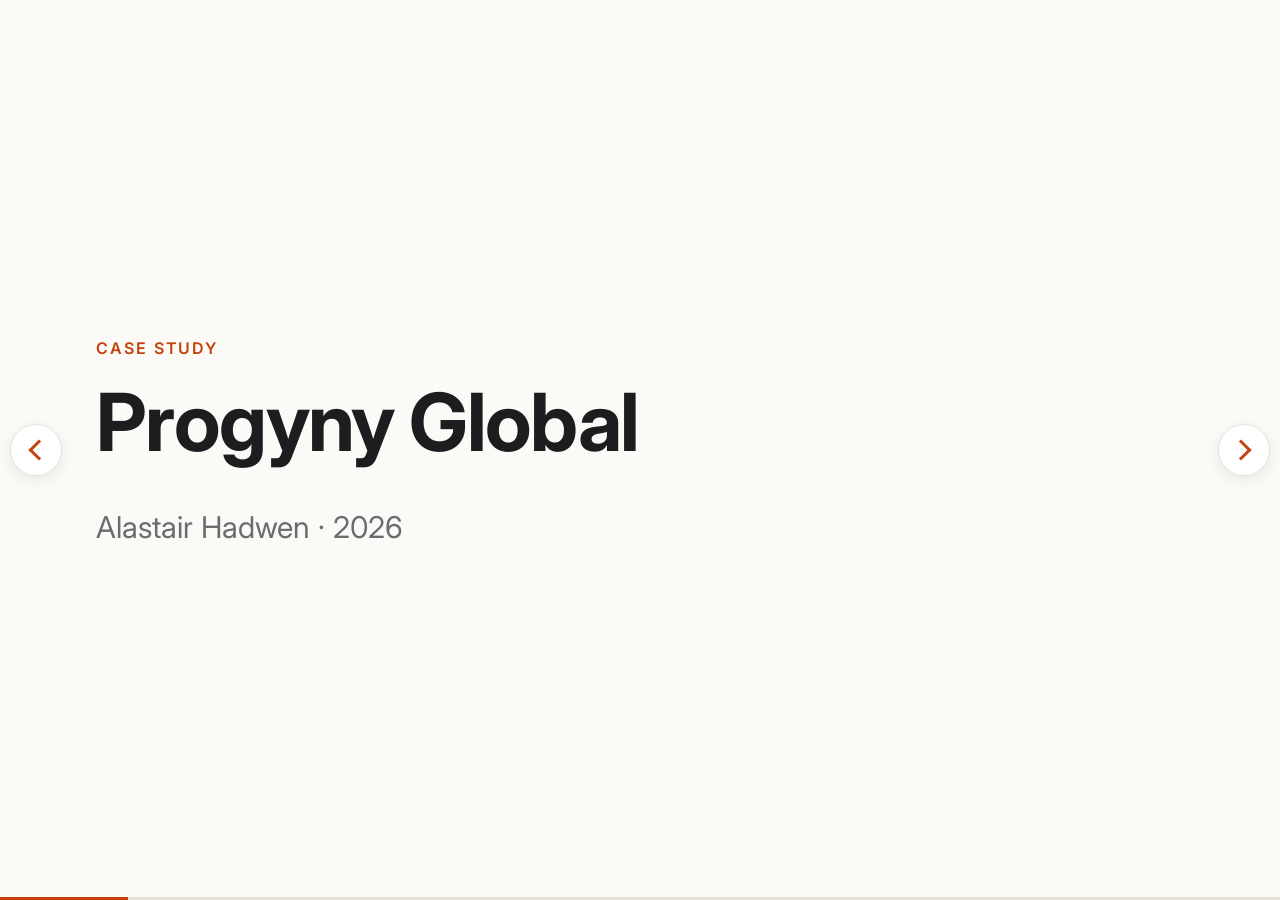
<file: index.html>
<!doctype html>
<html lang="en">
<head>
  <meta charset="utf-8">
  <meta name="viewport" content="width=device-width, initial-scale=1">
  <title>Progyny Global Case Study</title>
  <link rel="preconnect" href="https://fonts.googleapis.com">
  <link rel="stylesheet" href="https://fonts.googleapis.com/css2?family=Inter:wght@400;500;600;700&display=swap">
  <link rel="stylesheet" href="src/styles.css">
</head>
<body>
  <main id="app"></main>
  <script type="module" src="src/app.js"></script>
</body>
</html>
</file>
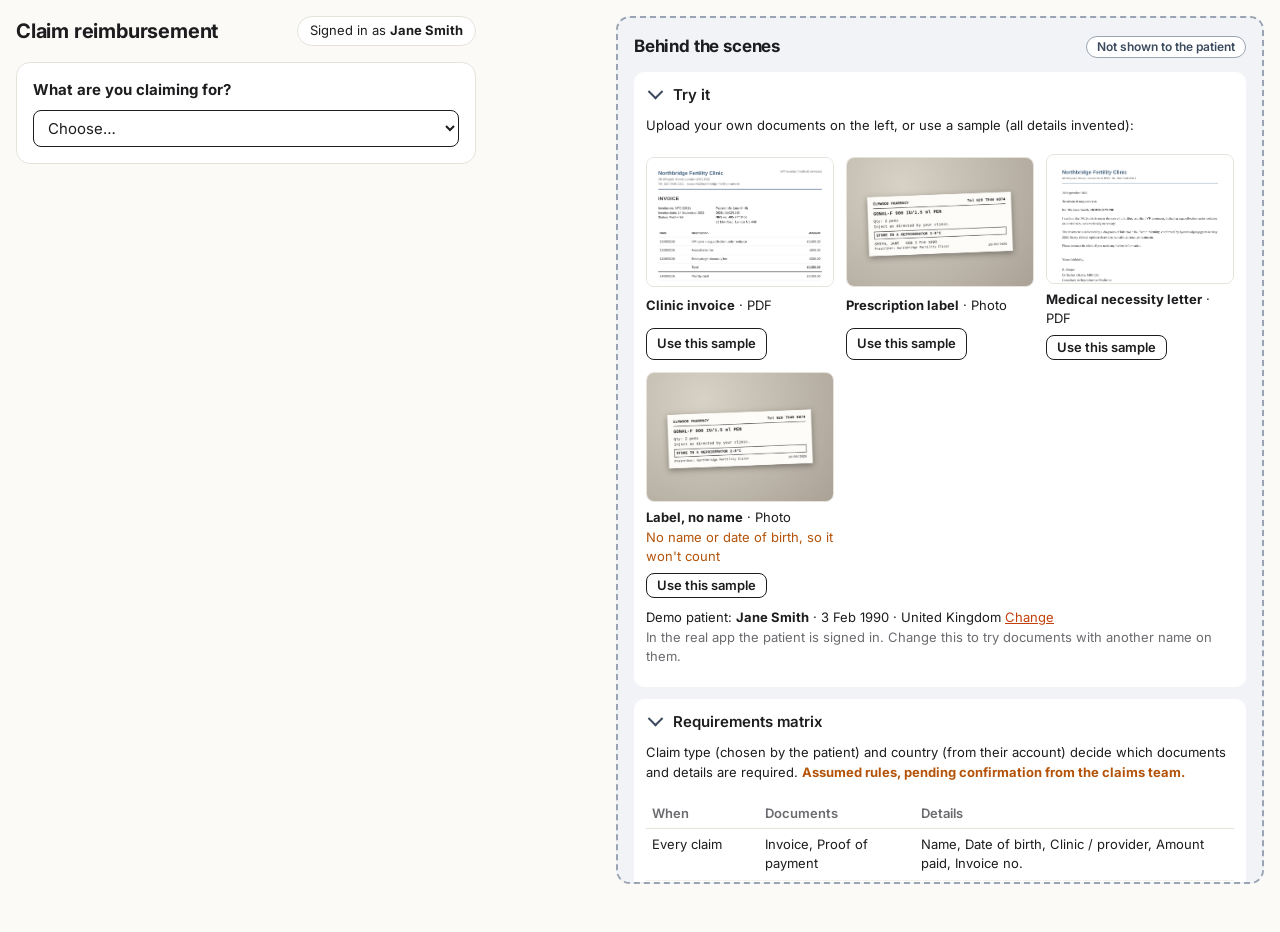
<file: prototype/index.html>
<!doctype html>
<html lang="en">
<head>
  <meta charset="utf-8">
  <meta name="viewport" content="width=device-width, initial-scale=1">
  <title>Claim Upload Prototype</title>
  <link rel="preconnect" href="https://fonts.googleapis.com">
  <link rel="stylesheet" href="https://fonts.googleapis.com/css2?family=Inter:wght@400;500;600;700&display=swap">
  <link rel="stylesheet" href="styles.css">
</head>
<body>
  <div id="app"></div>
  <script type="module" src="app.js"></script>
</body>
</html>
</file>
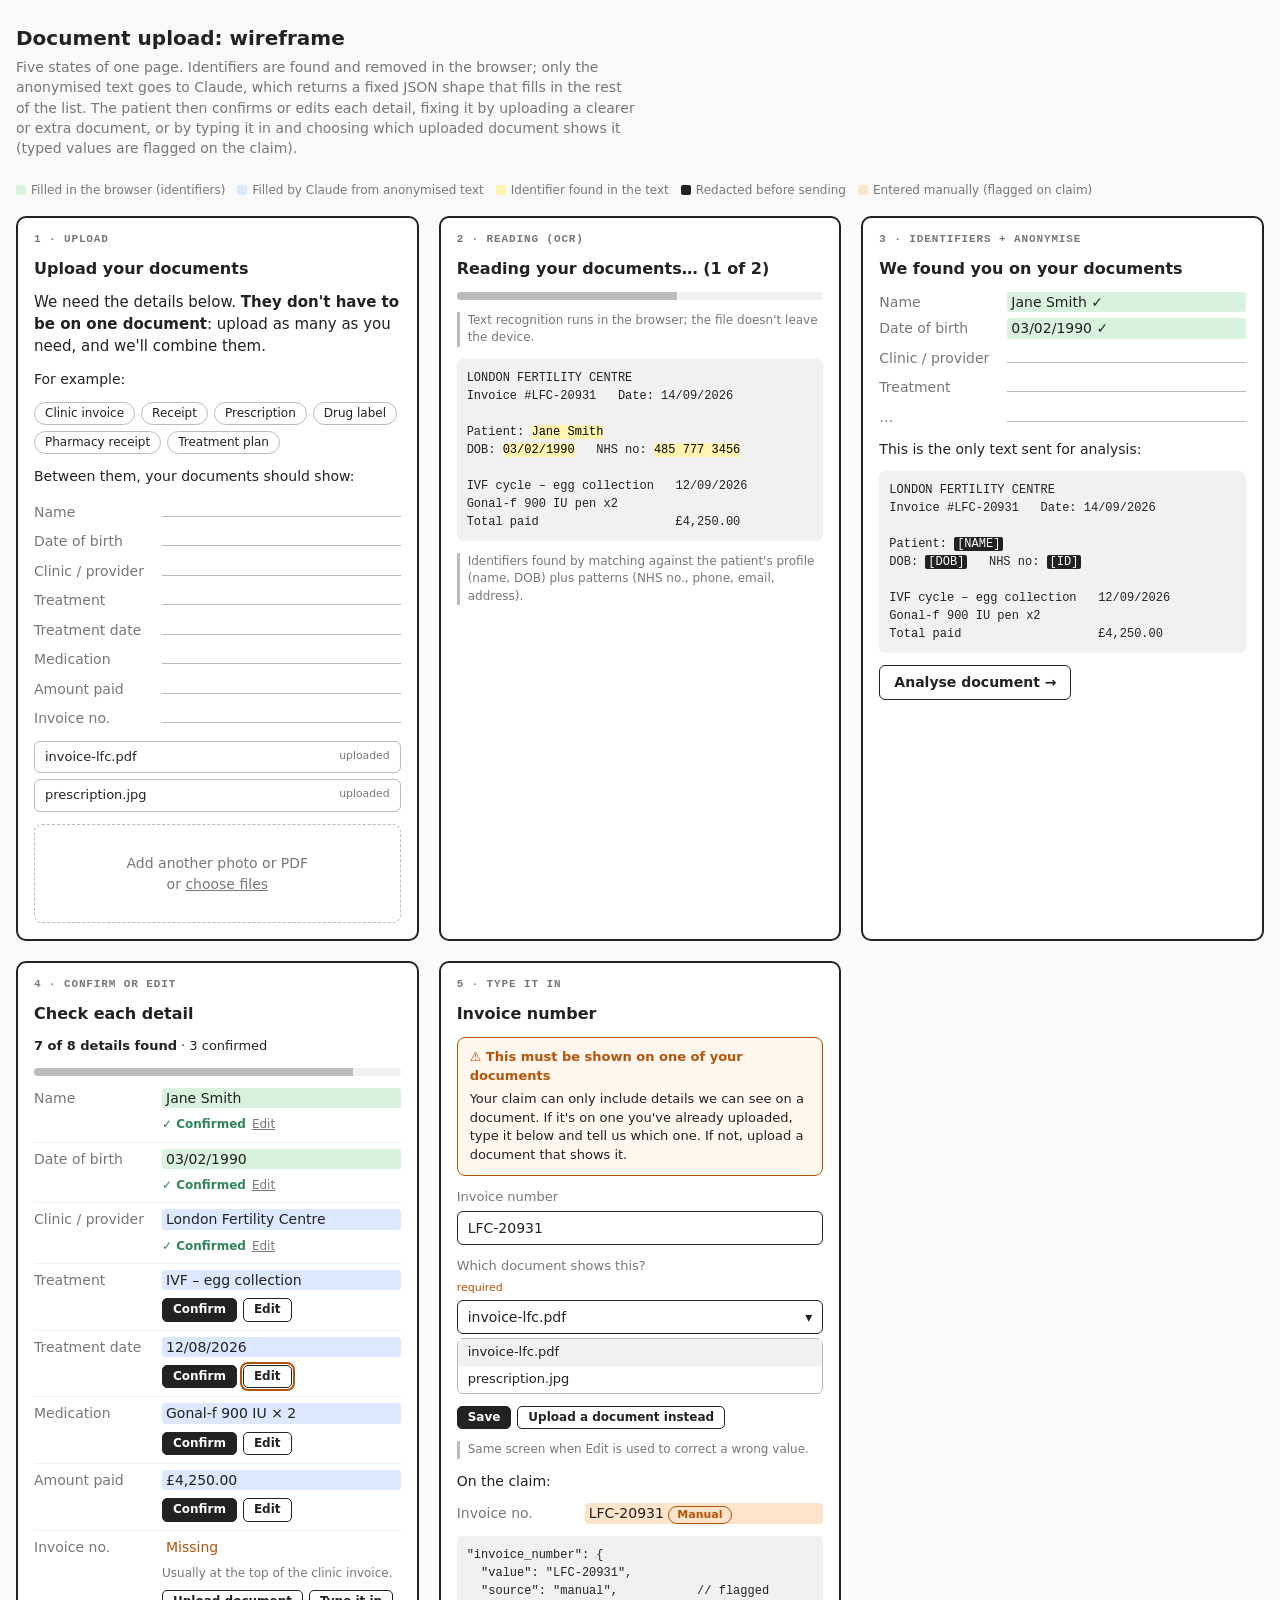
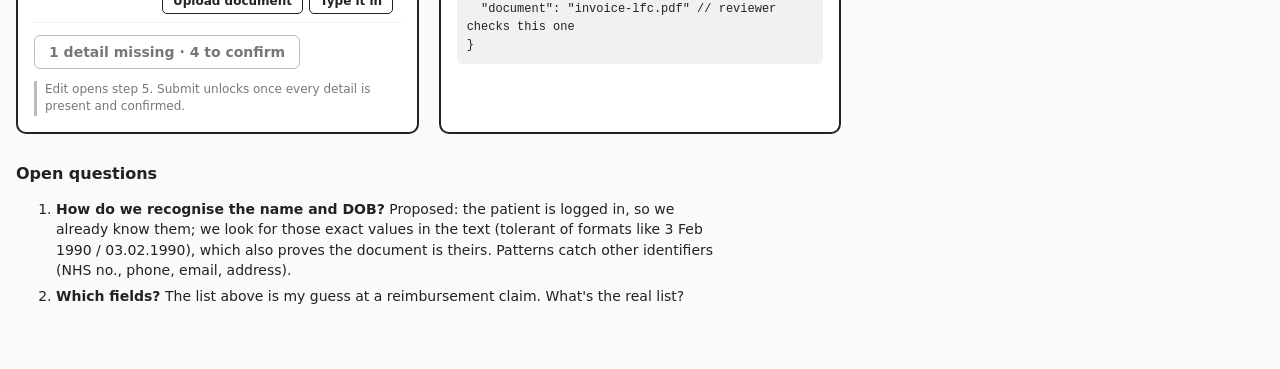
<file: wireframe.html>
<!doctype html>
<html lang="en">
<head>
  <meta charset="utf-8">
  <meta name="viewport" content="width=device-width, initial-scale=1">
  <title>Document Upload Wireframe</title>
  <style>
    :root { --ink: #222; --muted: #777; --line: #bbb; --fill: #f1f1f1; --hi: #fff3b0; --ok: #d9f2dd; --ai: #dbe8ff; --bg: #fafafa; }
    * { box-sizing: border-box; }
    body { margin: 0; padding: 24px 16px 48px; background: var(--bg); color: var(--ink); font: 14px/1.45 ui-sans-serif, system-ui, sans-serif; }
    h1 { font-size: 20px; margin: 0 0 4px; }
    .intro { color: var(--muted); margin: 0 0 24px; max-width: 70ch; }
    .flow { display: grid; grid-template-columns: repeat(auto-fit, minmax(300px, 1fr)); gap: 20px; }
    .frame { background: #fff; border: 2px solid var(--ink); border-radius: 10px; padding: 16px; display: flex; flex-direction: column; gap: 12px; }
    .step { font: 600 11px/1 ui-monospace, monospace; letter-spacing: .08em; text-transform: uppercase; color: var(--muted); }
    h2 { font-size: 16px; margin: 0; }
    p { margin: 0; }
    .note { font-size: 12px; color: var(--muted); border-left: 3px solid var(--line); padding-left: 8px; }
    .box { border: 1.5px dashed var(--line); border-radius: 8px; padding: 12px; }
    .drop { text-align: center; padding: 28px 12px; color: var(--muted); }
    .chips { display: flex; flex-wrap: wrap; gap: 6px; }
    .chip { border: 1px solid var(--line); border-radius: 999px; padding: 2px 10px; font-size: 12px; }
    ul.fields { list-style: none; margin: 0; padding: 0; display: grid; gap: 6px; }
    ul.fields li { display: grid; grid-template-columns: 120px 1fr; gap: 8px; align-items: baseline; }
    ul.fields .k { color: var(--muted); }
    .blank { border-bottom: 1.5px solid var(--line); min-height: 1.3em; }
    .v { padding: 0 4px; border-radius: 3px; }
    .v.local { background: var(--ok); }
    .v.ai { background: var(--ai); }
    .v.miss { color: #b45309; }
    .doc { background: var(--fill); border-radius: 6px; padding: 10px; font: 12px/1.5 ui-monospace, monospace; white-space: pre-wrap; }
    .doc mark { background: var(--hi); }
    .doc .red { background: var(--ink); color: #fff; padding: 0 3px; border-radius: 2px; }
    .bar { height: 8px; background: var(--fill); border-radius: 4px; overflow: hidden; }
    .bar i { display: block; height: 100%; width: 60%; background: var(--line); }
    .btn { align-self: flex-start; border: 1.5px solid var(--ink); border-radius: 6px; padding: 6px 14px; font-weight: 600; background: #fff; }
    .legend { display: flex; flex-wrap: wrap; gap: 12px; font-size: 12px; color: var(--muted); margin-bottom: 16px; }
    .legend span::before { content: ""; display: inline-block; width: 10px; height: 10px; border-radius: 2px; margin-right: 5px; vertical-align: -1px; background: var(--c); }
    .lead { font-size: 15px; }
    .files { display: grid; gap: 6px; }
    .file { display: flex; justify-content: space-between; border: 1px solid var(--line); border-radius: 6px; padding: 6px 10px; font-size: 13px; }
    .file small { color: var(--muted); }
    ul.fields li.row3 { grid-template-columns: 120px 1fr auto; }
    .act { font-size: 12px; white-space: nowrap; }
    .act b { display: inline-block; border: 1px solid var(--line); border-radius: 4px; padding: 0 6px; font-weight: 500; }
    .act b.yes { border-color: #2f855a; color: #2f855a; }
    .act b.no { border-color: #b45309; color: #b45309; }
    .v.manual { background: #ffe4cc; }
    .flag { display: inline-block; font-size: 11px; font-weight: 600; color: #b45309; border: 1px solid #b45309; border-radius: 999px; padding: 0 8px; }
    .choice { display: grid; gap: 8px; }
    .opt { border: 1.5px solid var(--line); border-radius: 8px; padding: 10px; }
    .opt strong { display: block; }
    .input { border: 1.5px solid var(--ink); border-radius: 6px; padding: 6px 10px; }
    li.confirm { grid-template-columns: 120px 1fr; padding-bottom: 8px; border-bottom: 1px solid var(--fill); }
    li.confirm .acts, li.confirm .hint { grid-column: 2; }
    .acts { display: flex; gap: 6px; align-items: center; font-size: 12px; }
    .acts .b { border: 1.5px solid var(--ink); border-radius: 5px; padding: 2px 10px; font-weight: 600; white-space: nowrap; }
    .acts .b.primary { background: var(--ink); color: #fff; }
    .acts .b.active { outline: 2px solid #b45309; outline-offset: 1px; }
    .acts .ok { color: #2f855a; font-weight: 600; }
    .acts .link { color: var(--muted); text-decoration: underline; }
    .hint { font-size: 12px; color: var(--muted); }
    .count { font-size: 13px; }
    .btn.disabled { border-color: var(--line); color: var(--muted); }
    .attention { display: grid; gap: 4px; background: #fff7ed; border: 1.5px solid #b45309; border-radius: 8px; padding: 10px 12px; font-size: 13px; }
    .attention strong { color: #b45309; }
    .lbl { display: grid; gap: 4px; font-size: 13px; color: var(--muted); }
    .lbl .input, .select { color: var(--ink); font-size: 14px; }
    .select { display: flex; justify-content: space-between; border: 1.5px solid var(--ink); border-radius: 6px; padding: 6px 10px; }
    .req { font-size: 11px; color: #b45309; }
    .opts-list { display: grid; border: 1px solid var(--line); border-radius: 6px; font-size: 13px; margin-top: -8px; }
    .opts-list span { padding: 4px 10px; }
    .opts-list span:first-child { background: var(--fill); }
    .questions { margin-top: 28px; max-width: 80ch; }
    .questions h2 { margin-bottom: 8px; }
    .questions li + li { margin-top: 6px; }
  </style>
</head>
<body>
  <h1>Document upload: wireframe</h1>
  <p class="intro">Five states of one page. Identifiers are found and removed in the browser; only the anonymised text goes to Claude, which returns a fixed JSON shape that fills in the rest of the list. The patient then confirms or edits each detail, fixing it by uploading a clearer or extra document, or by typing it in and choosing which uploaded document shows it (typed values are flagged on the claim).</p>

  <div class="legend">
    <span style="--c: var(--ok)">Filled in the browser (identifiers)</span>
    <span style="--c: var(--ai)">Filled by Claude from anonymised text</span>
    <span style="--c: var(--hi)">Identifier found in the text</span>
    <span style="--c: var(--ink)">Redacted before sending</span>
    <span style="--c: #ffe4cc">Entered manually (flagged on claim)</span>
  </div>

  <div class="flow">
    <!-- 1 -->
    <section class="frame">
      <div class="step">1 · Upload</div>
      <h2>Upload your documents</h2>
      <p class="lead">We need the details below. <strong>They don't have to be on one document</strong>: upload as many as you need, and we'll combine them.</p>
      <p>For example:</p>
      <div class="chips">
        <span class="chip">Clinic invoice</span><span class="chip">Receipt</span><span class="chip">Prescription</span>
        <span class="chip">Drug label</span><span class="chip">Pharmacy receipt</span><span class="chip">Treatment plan</span>
      </div>
      <p>Between them, your documents should show:</p>
      <ul class="fields">
        <li><span class="k">Name</span><span class="blank"></span></li>
        <li><span class="k">Date of birth</span><span class="blank"></span></li>
        <li><span class="k">Clinic / provider</span><span class="blank"></span></li>
        <li><span class="k">Treatment</span><span class="blank"></span></li>
        <li><span class="k">Treatment date</span><span class="blank"></span></li>
        <li><span class="k">Medication</span><span class="blank"></span></li>
        <li><span class="k">Amount paid</span><span class="blank"></span></li>
        <li><span class="k">Invoice no.</span><span class="blank"></span></li>
      </ul>
      <div class="files">
        <div class="file"><span>invoice-lfc.pdf</span><small>uploaded</small></div>
        <div class="file"><span>prescription.jpg</span><small>uploaded</small></div>
      </div>
      <div class="box drop">Add another photo or PDF<br>or <u>choose files</u></div>
    </section>

    <!-- 2 -->
    <section class="frame">
      <div class="step">2 · Reading (OCR)</div>
      <h2>Reading your documents… (1 of 2)</h2>
      <div class="bar"><i></i></div>
      <p class="note">Text recognition runs in the browser; the file doesn't leave the device.</p>
      <div class="doc">LONDON FERTILITY CENTRE
Invoice #LFC-20931   Date: 14/09/2026

Patient: <mark>Jane Smith</mark>
DOB: <mark>03/02/1990</mark>   NHS no: <mark>485 777 3456</mark>

IVF cycle – egg collection   12/09/2026
Gonal-f 900 IU pen x2
Total paid                   £4,250.00</div>
      <p class="note">Identifiers found by matching against the patient's profile (name, DOB) plus patterns (NHS no., phone, email, address).</p>
    </section>

    <!-- 3 -->
    <section class="frame">
      <div class="step">3 · Identifiers + anonymise</div>
      <h2>We found you on your documents</h2>
      <ul class="fields">
        <li><span class="k">Name</span><span class="v local">Jane Smith ✓</span></li>
        <li><span class="k">Date of birth</span><span class="v local">03/02/1990 ✓</span></li>
        <li><span class="k">Clinic / provider</span><span class="blank"></span></li>
        <li><span class="k">Treatment</span><span class="blank"></span></li>
        <li><span class="k">…</span><span class="blank"></span></li>
      </ul>
      <p>This is the only text sent for analysis:</p>
      <div class="doc">LONDON FERTILITY CENTRE
Invoice #LFC-20931   Date: 14/09/2026

Patient: <span class="red">[NAME]</span>
DOB: <span class="red">[DOB]</span>   NHS no: <span class="red">[ID]</span>

IVF cycle – egg collection   12/09/2026
Gonal-f 900 IU pen x2
Total paid                   £4,250.00</div>
      <span class="btn">Analyse document →</span>
    </section>

    <!-- 4 -->
    <section class="frame">
      <div class="step">4 · Confirm or edit</div>
      <h2>Check each detail</h2>
      <div class="count"><strong>7 of 8 details found</strong> · 3 confirmed</div>
      <div class="bar"><i style="width: 87%"></i></div>
      <ul class="fields">
        <li class="confirm done"><span class="k">Name</span><span class="v local">Jane Smith</span>
          <span class="acts"><span class="ok">✓ Confirmed</span><span class="link">Edit</span></span></li>
        <li class="confirm done"><span class="k">Date of birth</span><span class="v local">03/02/1990</span>
          <span class="acts"><span class="ok">✓ Confirmed</span><span class="link">Edit</span></span></li>
        <li class="confirm done"><span class="k">Clinic / provider</span><span class="v ai">London Fertility Centre</span>
          <span class="acts"><span class="ok">✓ Confirmed</span><span class="link">Edit</span></span></li>
        <li class="confirm todo"><span class="k">Treatment</span><span class="v ai">IVF – egg collection</span>
          <span class="acts"><span class="b primary">Confirm</span><span class="b">Edit</span></span></li>
        <li class="confirm editing"><span class="k">Treatment date</span><span class="v ai">12/08/2026</span>
          <span class="acts"><span class="b primary">Confirm</span><span class="b active">Edit</span></span></li>
        <li class="confirm todo"><span class="k">Medication</span><span class="v ai">Gonal-f 900 IU × 2</span>
          <span class="acts"><span class="b primary">Confirm</span><span class="b">Edit</span></span></li>
        <li class="confirm todo"><span class="k">Amount paid</span><span class="v ai">£4,250.00</span>
          <span class="acts"><span class="b primary">Confirm</span><span class="b">Edit</span></span></li>
        <li class="confirm missing"><span class="k">Invoice no.</span><span class="v miss">Missing</span>
          <span class="hint">Usually at the top of the clinic invoice.</span>
          <span class="acts"><span class="b">Upload document</span><span class="b">Type it in</span></span></li>
      </ul>
      <span class="btn disabled">1 detail missing · 4 to confirm</span>
      <p class="note">Edit opens step 5. Submit unlocks once every detail is present and confirmed.</p>
    </section>

    <!-- 5 -->
    <section class="frame">
      <div class="step">5 · Type it in</div>
      <h2>Invoice number</h2>
      <div class="attention">
        <strong>⚠ This must be shown on one of your documents</strong>
        <span>Your claim can only include details we can see on a document. If it's on one you've already uploaded, type it below and tell us which one. If not, upload a document that shows it.</span>
      </div>
      <label class="lbl">Invoice number<div class="input">LFC-20931</div></label>
      <label class="lbl">Which document shows this? <span class="req">required</span>
        <div class="select"><span>invoice-lfc.pdf</span><span>▾</span></div>
      </label>
      <div class="opts-list">
        <span>invoice-lfc.pdf</span><span>prescription.jpg</span>
      </div>
      <div class="acts"><span class="b primary">Save</span><span class="b">Upload a document instead</span></div>
      <p class="note">Same screen when Edit is used to correct a wrong value.</p>
      <p>On the claim:</p>
      <ul class="fields">
        <li><span class="k">Invoice no.</span><span class="v manual">LFC-20931 <span class="flag">Manual</span></span></li>
      </ul>
      <div class="doc">"invoice_number": {
  "value": "LFC-20931",
  "source": "manual",           // flagged
  "document": "invoice-lfc.pdf" // reviewer checks this one
}</div>
    </section>
  </div>

  <div class="questions">
    <h2>Open questions</h2>
    <ol>
      <li><strong>How do we recognise the name and DOB?</strong> Proposed: the patient is logged in, so we already know them; we look for those exact values in the text (tolerant of formats like 3 Feb 1990 / 03.02.1990), which also proves the document is theirs. Patterns catch other identifiers (NHS no., phone, email, address).</li>
      <li><strong>Which fields?</strong> The list above is my guess at a reimbursement claim. What's the real list?</li>
    </ol>
  </div>
</body>
</html>
</file>
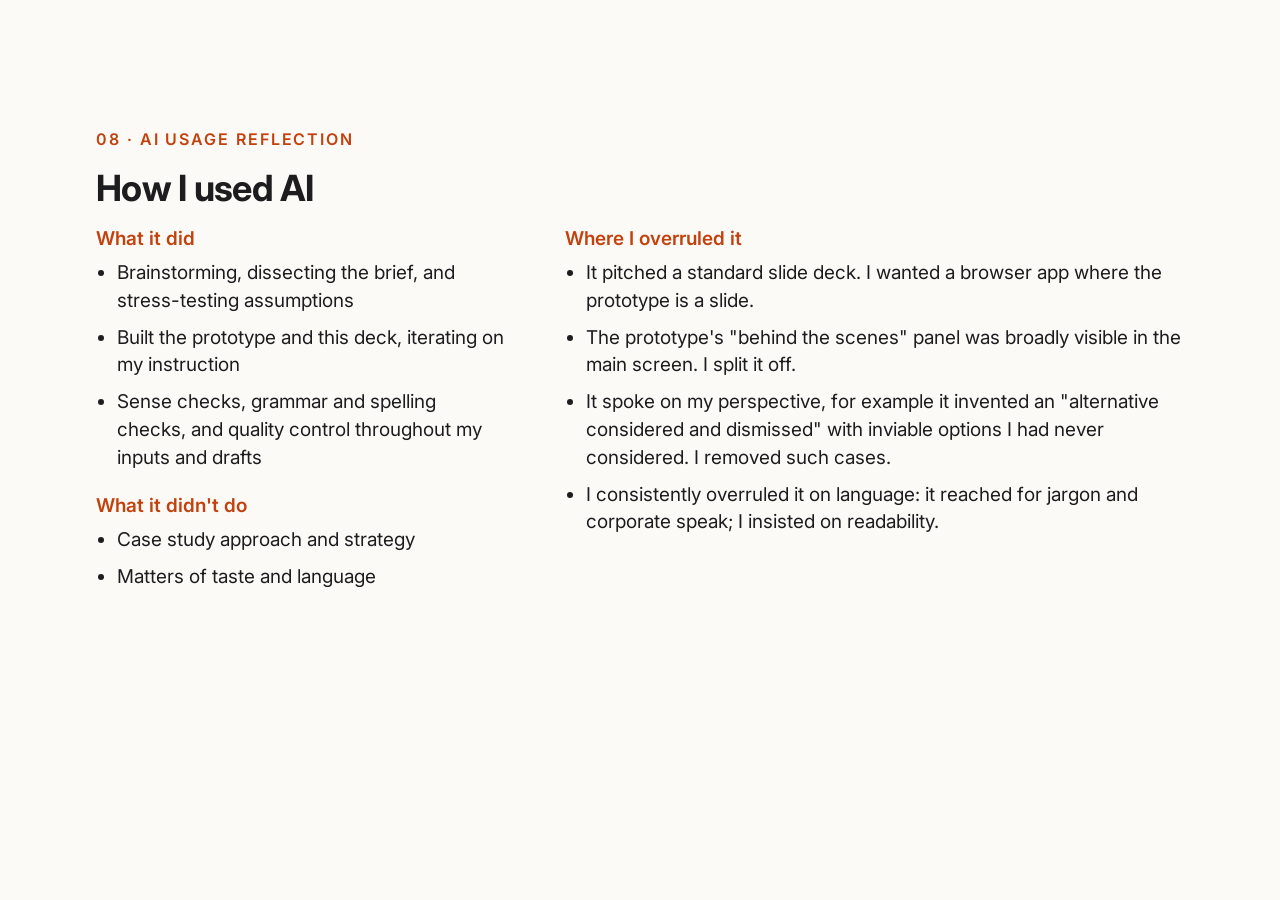
<file: drafts/ai-usage.html>
<!doctype html>
<html lang="en"><head><meta charset="utf-8">
<link rel="stylesheet" href="https://fonts.googleapis.com/css2?family=Inter:wght@400;500;600;700&display=swap">
<link rel="stylesheet" href="../src/styles.css">
<style>
  body { overflow: auto; }
  .stage { position: relative; top: 0; left: 0; transform: none; }
  .slide.is-dense { font-size: 19px; }
  .ai { display: grid; grid-template-columns: 1fr 1.5fr; gap: 56px; align-items: start; }
  .ai h3 { font-size: 1em !important; }
  .ai li + li { margin-top: 0.5em; }
  .ai h3.gap { margin-top: 1.2em !important; }
  .learned { margin-top: 1.4em; padding-top: 14px; border-top: 1px solid var(--rule); display: grid; grid-template-columns: auto 1fr; gap: 24px; align-items: baseline; }
  .learned .lbl { font-weight: 700; font-size: 0.8em; text-transform: uppercase; letter-spacing: 0.08em; color: var(--accent); }
  .slide .learned p { margin: 0; font-size: 1.05em; }
</style></head>
<body><div class="stage"><section class="slide is-dense">
  <div class="eyebrow">08 · AI usage reflection</div>
  <h2>How I used AI</h2>
  <div class="ai">
    <div>
      <h3>What it did</h3>
      <ul>
        <li>Brainstorming, dissecting the brief, and stress-testing assumptions</li>
        <li>Built the prototype and this deck, iterating on my instruction</li>
        <li>Sense checks, grammar and spelling checks, and quality control throughout my inputs and drafts</li>
      </ul>
      <h3 class="gap">What it didn't do</h3>
      <ul>
        <li>Case study approach and strategy</li>
        <li>Matters of taste and language</li>
      </ul>
    </div>
    <div>
      <h3>Where I overruled it</h3>
      <ul>
        <li>It pitched a standard slide deck. I wanted a browser app where the prototype is a slide.</li>
        <li>The prototype's "behind the scenes" panel was broadly visible in the main screen. I split it off.</li>
        <li>It spoke on my perspective, for example it invented an "alternative considered and dismissed" with inviable options I had never considered. I removed such cases.</li>
        <li>I consistently overruled it on language: it reached for jargon and corporate speak; I insisted on readability.</li>
      </ul>
    </div>
  </div>
</section></div></body></html>
</file>
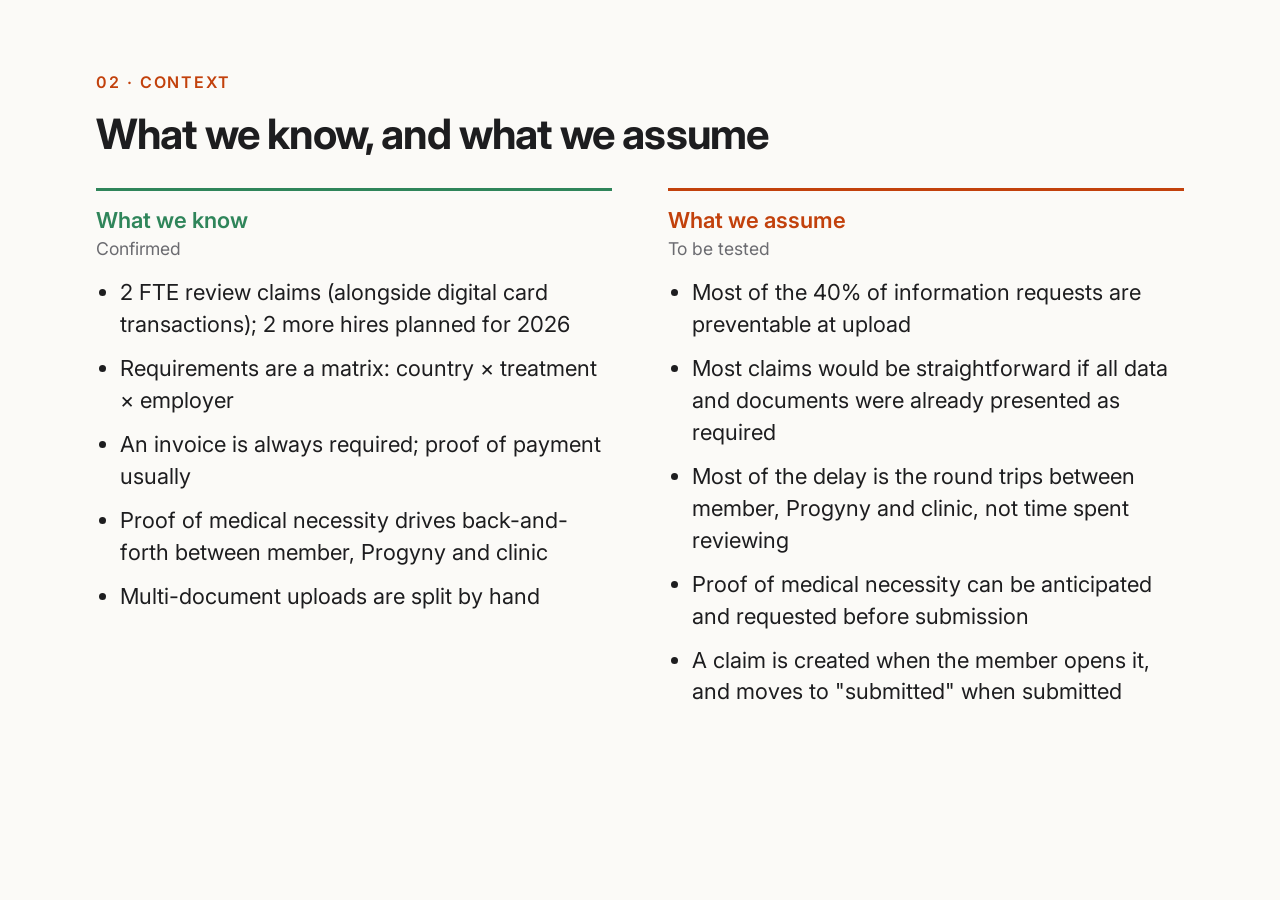
<file: drafts/context.html>
<!doctype html>
<html lang="en"><head><meta charset="utf-8">
<link rel="stylesheet" href="https://fonts.googleapis.com/css2?family=Inter:wght@400;500;600;700&display=swap">
<link rel="stylesheet" href="../src/styles.css">
<style>
  body { overflow: auto; }
  .stage { position: relative; top: 0; left: 0; transform: none; }
  .slide.is-dense { font-size: 22px; }
  .cols2 { display: grid; grid-template-columns: 1fr 1fr; gap: 56px; margin-top: 0.4em; }
  .cols2 > div { border-top: 3px solid; padding-top: 16px; }
  .cols2 > .known { border-color: #2f855a; } .known h3 { color: #2f855a !important; }
  .cols2 > .assumed { border-color: #c2410c; }
  .cols2 h3 { font-size: 1em !important; margin-bottom: 0.15em !important; }
  .cols2 .sub { color: var(--muted); font-size: 0.8em; margin: 0 0 0.9em; }
  .cols2 li + li { margin-top: 0.55em; }
</style></head>
<body><div class="stage"><section class="slide is-dense">
  <div class="eyebrow">02 · Context</div>
  <h2>What we know, and what we assume</h2>
  <div class="cols2">
    <div class="known">
      <h3>What we know</h3><p class="sub">Confirmed</p>
      <ul>
        <li>2 FTE review claims (alongside digital card transactions); 2 more hires planned for 2026</li>
        <li>Requirements are a matrix: country × treatment × employer</li>
        <li>An invoice is always required; proof of payment usually</li>
        <li>Proof of medical necessity drives back-and-forth between member, Progyny and clinic</li>
        <li>Multi-document uploads are split by hand</li>
      </ul>
    </div>
    <div class="assumed">
      <h3>What we assume</h3><p class="sub">To be tested</p>
      <ul>
        <li>Most of the 40% of information requests are preventable at upload</li>
        <li>Most claims would be straightforward if all data and documents were already presented as required</li>
        <li>Most of the delay is the round trips between member, Progyny and clinic, not time spent reviewing</li>
        <li>Proof of medical necessity can be anticipated and requested before submission</li>
        <li>A claim is created when the member opens it, and moves to "submitted" when submitted</li>
      </ul>
    </div>
  </div>
</section></div></body></html>
</file>
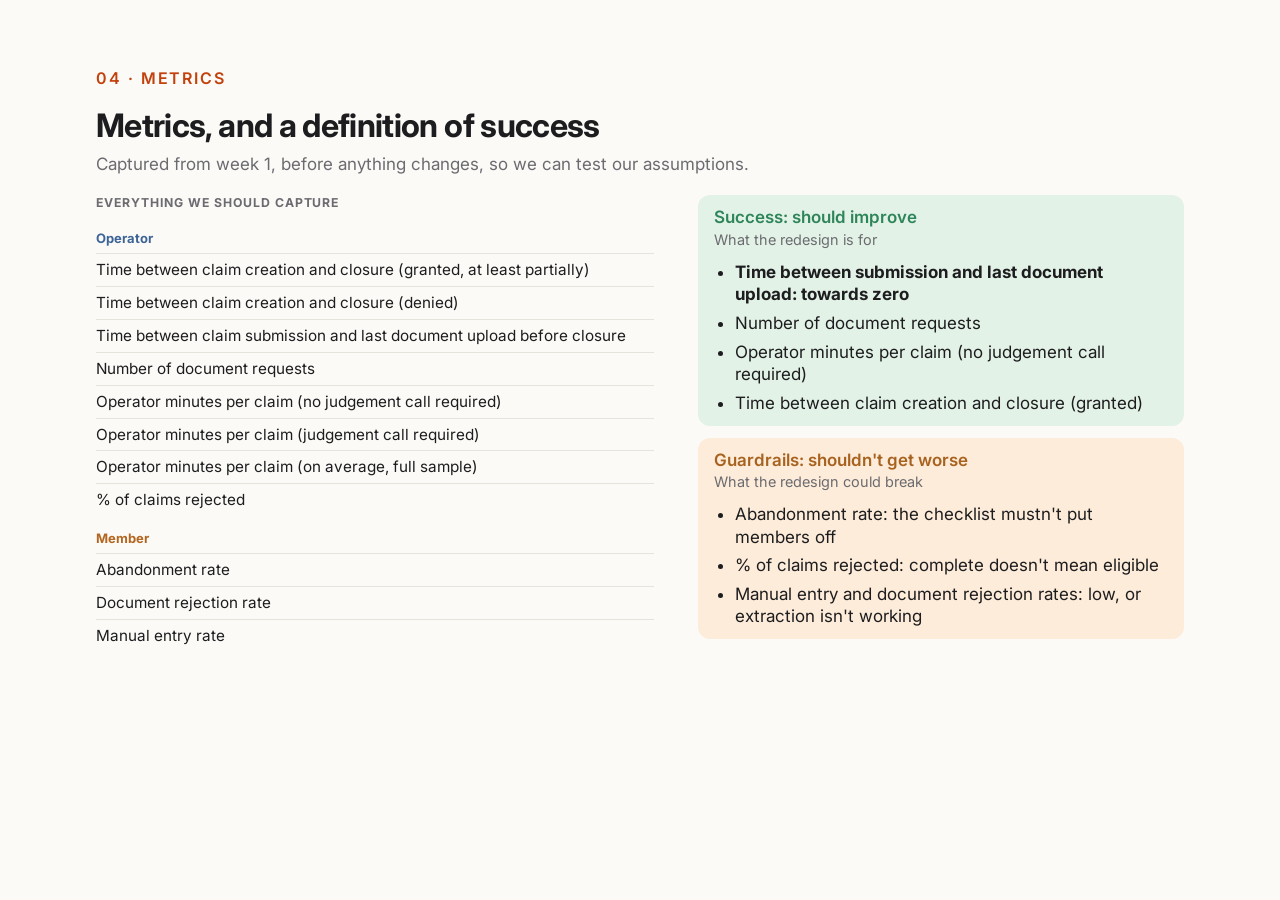
<file: drafts/metrics.html>
<!doctype html>
<html lang="en"><head><meta charset="utf-8">
<link rel="stylesheet" href="https://fonts.googleapis.com/css2?family=Inter:wght@400;500;600;700&display=swap">
<link rel="stylesheet" href="../src/styles.css">
<style>
  body { overflow: auto; }
  .stage { position: relative; top: 0; left: 0; transform: none; }
  .slide.is-dense { font-size: 17px; padding-top: 40px; padding-bottom: 40px; }
  .slide.is-dense h2 { font-size: 1.9em; margin-bottom: 0.25em; }
  .slide .subtitle { color: var(--muted); margin: 0 0 1.1em; }
  .mgrid { display: grid; grid-template-columns: 1.15fr 1fr; gap: 44px; align-items: start; }
  table.all { width: 100%; border-collapse: collapse; font-size: 0.9em; }
  table.all th { text-align: left; font-size: 0.8em; text-transform: uppercase; letter-spacing: 0.08em; color: var(--muted); padding: 0 0 6px; }
  table.all td { padding: 6px 10px 6px 0; border-top: 1px solid var(--rule); vertical-align: top; line-height: 1.3; }
  table.all tr.group td { border-top: 0; padding-top: 14px; font-weight: 700; font-size: 0.85em; }
  tr.group.op td { color: #3d6496; } tr.group.mem td { color: #b4651f; }
  .box { border-radius: 12px; padding: 12px 16px; margin-bottom: 12px; }
  .box h3 { font-size: 1em !important; margin: 0 0 0.15em !important; }
  .box .why { color: var(--muted); font-size: 0.85em; margin: 0 0 0.7em; }
  .box ul { padding-left: 1.2em; margin: 0; }
  .box li { line-height: 1.3; }
  .box li + li { margin-top: 0.4em; }
  .improve { background: #e3f2e7; } .improve h3 { color: #2f855a !important; }
  .guard { background: #fdecd9; } .guard h3 { color: #a8621f !important; }
  .box li.head { font-weight: 700; }
</style></head>
<body><div class="stage"><section class="slide is-dense">
  <div class="eyebrow">04 · Metrics</div>
  <h2>Metrics, and a definition of success</h2>
  <p class="subtitle">Captured from week 1, before anything changes, so we can test our assumptions.</p>
  <div class="mgrid">
    <table class="all">
      <tr><th>Everything we should capture</th></tr>
      <tr class="group op"><td>Operator</td></tr>
      <tr><td>Time between claim creation and closure (granted, at least partially)</td></tr>
      <tr><td>Time between claim creation and closure (denied)</td></tr>
      <tr><td>Time between claim submission and last document upload before closure</td></tr>
      <tr><td>Number of document requests</td></tr>
      <tr><td>Operator minutes per claim (no judgement call required)</td></tr>
      <tr><td>Operator minutes per claim (judgement call required)</td></tr>
      <tr><td>Operator minutes per claim (on average, full sample)</td></tr>
      <tr><td>% of claims rejected</td></tr>
      <tr class="group mem"><td>Member</td></tr>
      <tr><td>Abandonment rate</td></tr>
      <tr><td>Document rejection rate</td></tr>
      <tr><td>Manual entry rate</td></tr>
    </table>
    <div>
      <div class="box improve">
        <h3>Success: should improve</h3>
        <p class="why">What the redesign is for</p>
        <ul>
          <li class="head">Time between submission and last document upload: towards zero</li>
          <li>Number of document requests</li>
          <li>Operator minutes per claim (no judgement call required)</li>
          <li>Time between claim creation and closure (granted)</li>
        </ul>
      </div>
      <div class="box guard">
        <h3>Guardrails: shouldn't get worse</h3>
        <p class="why">What the redesign could break</p>
        <ul>
          <li>Abandonment rate: the checklist mustn't put members off</li>
          <li>% of claims rejected: complete doesn't mean eligible</li>
          <li>Manual entry and document rejection rates: low, or extraction isn't working</li>
        </ul>
      </div>
    </div>
  </div>
</section></div></body></html>
</file>
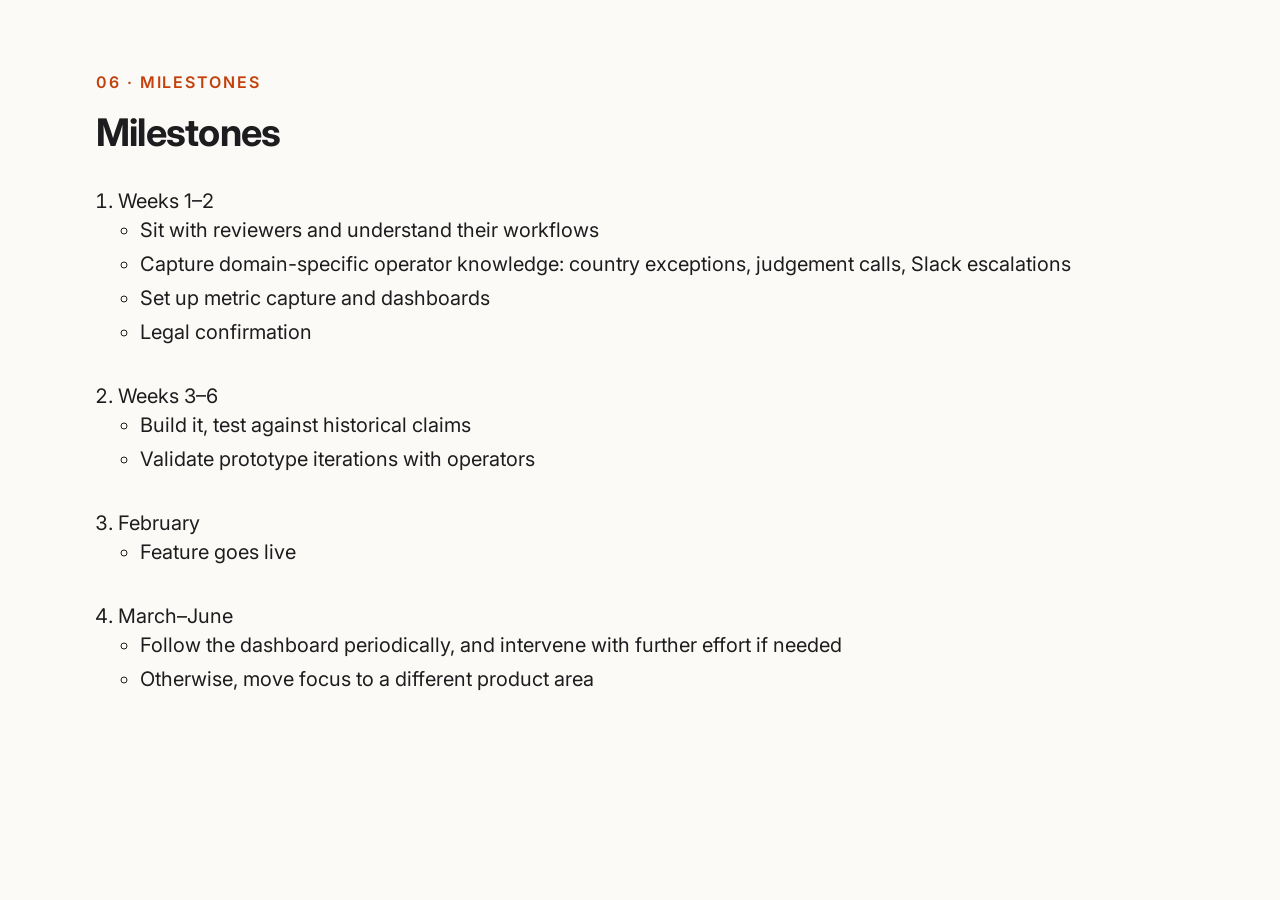
<file: drafts/milestones.html>
<!doctype html>
<html lang="en"><head><meta charset="utf-8">
<link rel="stylesheet" href="https://fonts.googleapis.com/css2?family=Inter:wght@400;500;600;700&display=swap">
<link rel="stylesheet" href="../src/styles.css">
<style>
  body { overflow: auto; }
  .stage { position: relative; top: 0; left: 0; transform: none; }
  .slide.is-dense { font-size: 20px; }
  .timeline li { grid-template-columns: 170px 1fr; padding: 14px 0; }
  .timeline ul { margin: 0; padding-left: 1.1em; }
  .timeline ul li, .timeline ul li:last-child { display: list-item; border: 0 !important; padding: 0; }
  .timeline ul li + li { margin-top: 0.25em !important; }
  .new { background: #fff3b0; border-radius: 3px; padding: 0 3px; }
</style></head>
<body><div class="stage"><section class="slide is-dense">
  <div class="eyebrow">06 · Milestones</div>
  <h2>Milestones</h2>
  <ol class="timeline">
    <li><span class="when">Weeks 1–2</span><ul>
      <li>Sit with reviewers and understand their workflows</li>
      <li>Capture domain-specific operator knowledge: country exceptions, judgement calls, Slack escalations</li>
      <li>Set up metric capture and dashboards</li>
      <li>Legal confirmation</li></ul></li>
    <li><span class="when">Weeks 3–6</span><ul>
      <li>Build it, test against historical claims</li>
      <li>Validate prototype iterations with operators</li></ul></li>
    <li><span class="when">February</span><ul>
      <li>Feature goes live</li></ul></li>
    <li><span class="when">March–June</span><ul>
      <li>Follow the dashboard periodically, and intervene with further effort if needed</li>
      <li>Otherwise, move focus to a different product area</li></ul></li>
  </ol>
</section></div></body></html>
</file>
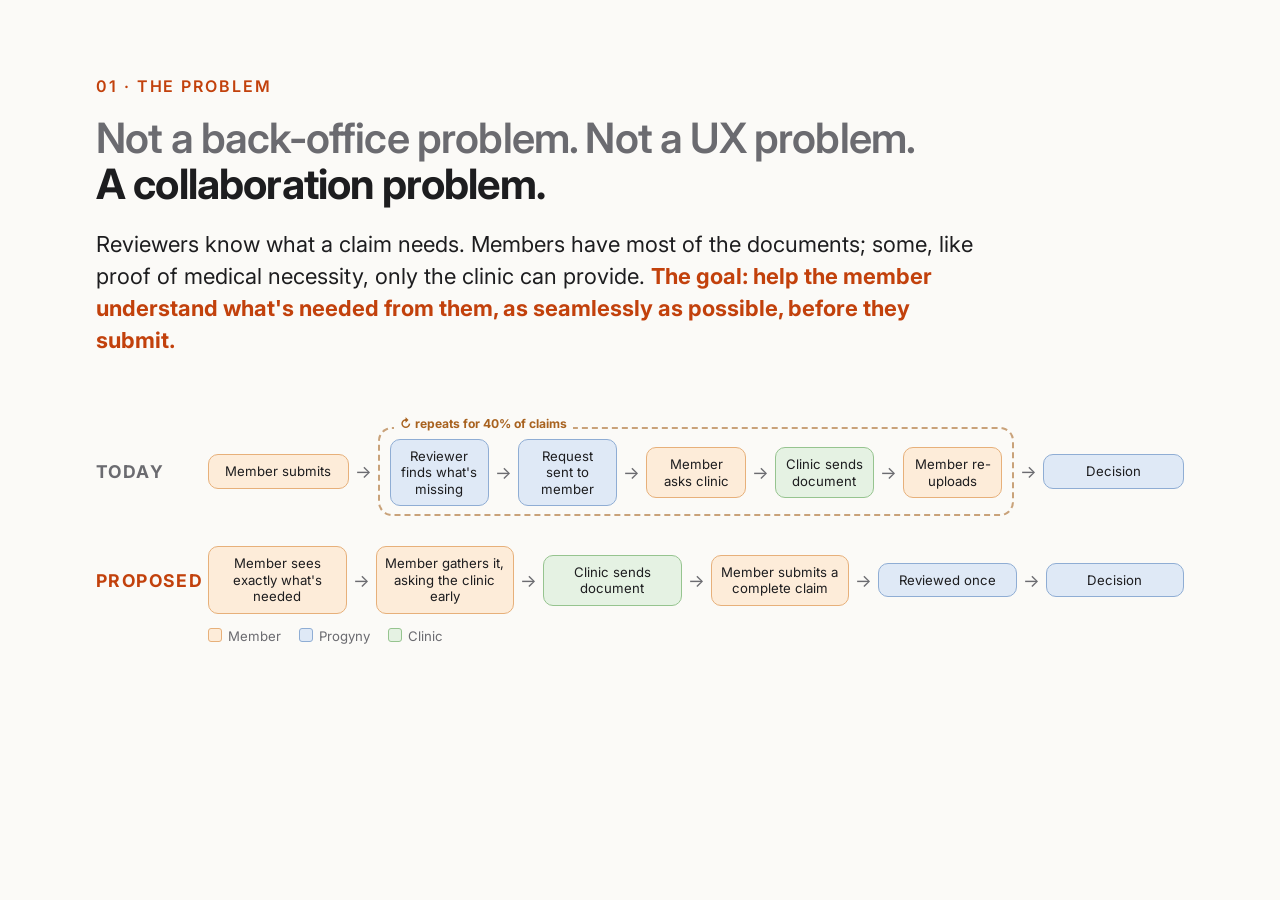
<file: drafts/problem.html>
<!doctype html>
<html lang="en"><head><meta charset="utf-8">
<link rel="stylesheet" href="https://fonts.googleapis.com/css2?family=Inter:wght@400;500;600;700&display=swap">
<link rel="stylesheet" href="../src/styles.css">
<style>
  body { overflow: auto; }
  .stage { position: relative; top: 0; left: 0; transform: none; }
  .reframe { font-size: 1.75em; line-height: 1.15; margin: 0 0 0.35em; letter-spacing: -0.02em; font-weight: 700; }
  .reframe .no { color: var(--muted); font-weight: 600; }
  .slide .goal { font-size: 1em; margin-bottom: 3.2em; max-width: 880px; }
  .goal strong { color: var(--accent); }
  .flows { display: grid; gap: 30px; }
  .flow { display: grid; grid-template-columns: 100px minmax(0, 1fr); align-items: center; gap: 12px; }
  .flow .lbl { font-weight: 700; font-size: 0.8em; text-transform: uppercase; letter-spacing: 0.08em; }
  .flow.today .lbl { color: var(--muted); }
  .flow.proposed .lbl { color: var(--accent); }
  .steps { display: flex; align-items: center; flex-wrap: nowrap; gap: 6px; }
  .step { border-radius: 10px; padding: 8px 8px; font-size: 0.6em; line-height: 1.25; text-align: center; border: 1.5px solid; flex: 1 1 0; min-width: 0; }
  .loop { flex: 5 1 0; min-width: 0; }
  .m { background: #fdecd9; border-color: #e7b07a; }
  .a { background: #dfe9f6; border-color: #8fadd4; }
  .c { background: #e5f2e3; border-color: #96c48f; }
  .arrow { color: var(--muted); font-size: 0.8em; flex: none; }
  .loop { position: relative; display: flex; align-items: center; gap: 6px; padding: 10px 10px 8px; border: 2px dashed #c9a27a; border-radius: 14px; }
  .loop::after { content: '↻ repeats for 40% of claims'; position: absolute; top: -13px; left: 14px; background: var(--bg); padding: 0 6px; font-size: 0.55em; font-weight: 700; color: #a8621f; }
  .legend { display: flex; gap: 18px; font-size: 0.6em; color: var(--muted); margin-top: 14px; padding-left: 112px; }
  .legend span::before { content: ''; display: inline-block; width: 12px; height: 12px; border-radius: 3px; margin-right: 6px; vertical-align: -1px; border: 1.5px solid; }
  .legend .lm::before { background: #fdecd9; border-color: #e7b07a; }
  .legend .la::before { background: #dfe9f6; border-color: #8fadd4; }
  .legend .lc::before { background: #e5f2e3; border-color: #96c48f; }
</style></head>
<body><div class="stage"><section class="slide is-dense">
  <div class="eyebrow">01 · The problem</div>
  <h2 class="reframe"><span class="no">Not a back-office problem. Not a UX problem.</span><br>A collaboration problem.</h2>
  <p class="goal">Reviewers know what a claim needs. Members have most of the documents; some, like proof of medical necessity, only the clinic can provide. <strong>The goal: help the member understand what's needed from them, as seamlessly as possible, before they submit.</strong></p>
  <div class="flows">
    <div class="flow today"><span class="lbl">Today</span>
      <div class="steps">
        <span class="step m">Member submits</span><span class="arrow">→</span>
        <div class="loop">
          <span class="step a">Reviewer finds what's missing</span><span class="arrow">→</span>
          <span class="step a">Request sent to member</span><span class="arrow">→</span>
          <span class="step m">Member asks clinic</span><span class="arrow">→</span>
          <span class="step c">Clinic sends document</span><span class="arrow">→</span>
          <span class="step m">Member re-uploads</span>
        </div><span class="arrow">→</span>
        <span class="step a">Decision</span>
      </div>
    </div>
    <div class="flow proposed"><span class="lbl">Proposed</span>
      <div class="steps">
        <span class="step m">Member sees exactly what's needed</span><span class="arrow">→</span>
        <span class="step m">Member gathers it, asking the clinic early</span><span class="arrow">→</span>
        <span class="step c">Clinic sends document</span><span class="arrow">→</span>
        <span class="step m">Member submits a complete claim</span><span class="arrow">→</span>
        <span class="step a">Reviewed once</span><span class="arrow">→</span>
        <span class="step a">Decision</span>
      </div>
    </div>
  </div>
  <div class="legend"><span class="lm">Member</span><span class="la">Progyny</span><span class="lc">Clinic</span></div>
</section></div></body></html>
</file>
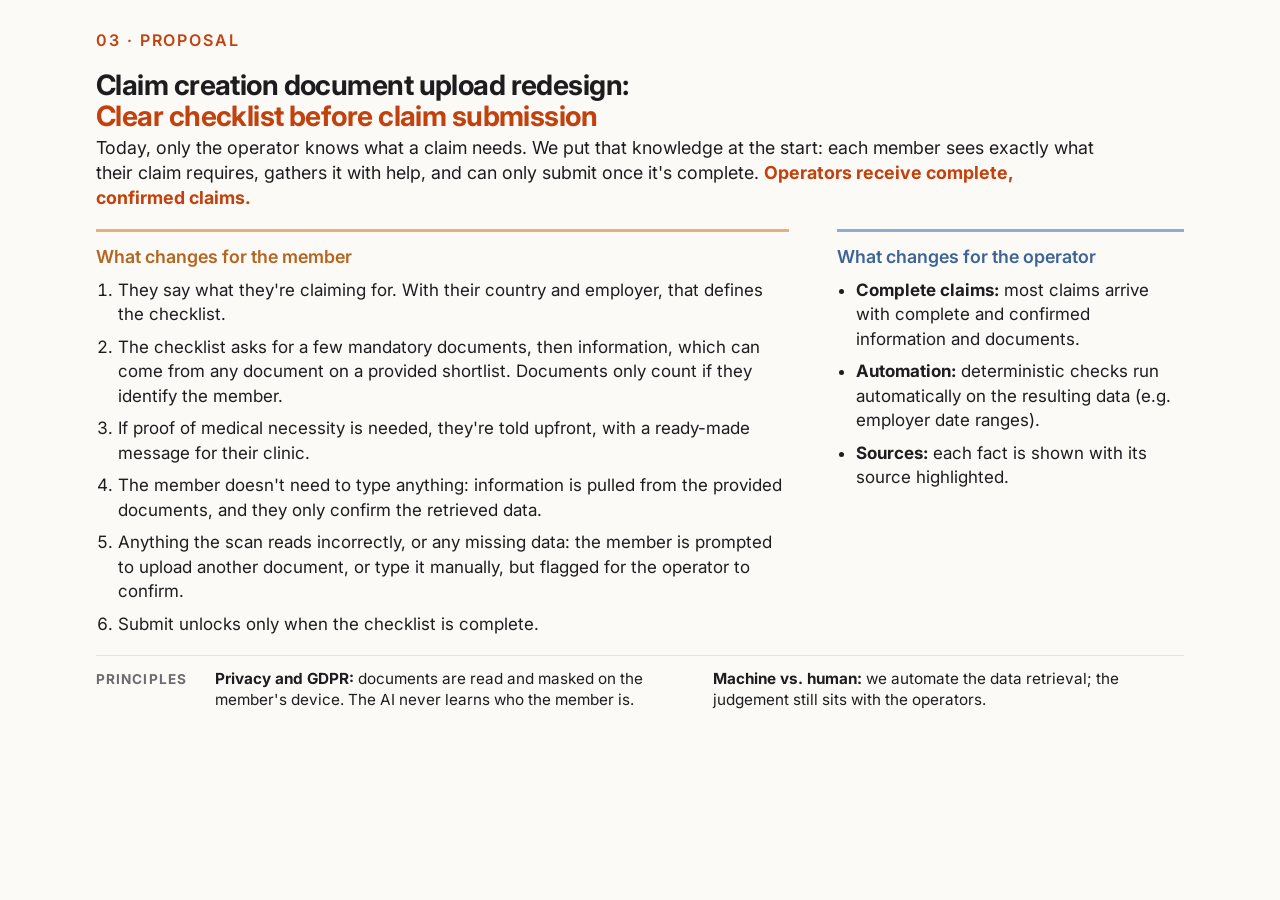
<file: drafts/proposal.html>
<!doctype html>
<html lang="en"><head><meta charset="utf-8">
<link rel="stylesheet" href="https://fonts.googleapis.com/css2?family=Inter:wght@400;500;600;700&display=swap">
<link rel="stylesheet" href="../src/styles.css">
<style>
  body { overflow: auto; }
  .stage { position: relative; top: 0; left: 0; transform: none; }
  .slide.is-dense { font-size: 17px; padding-top: 30px; padding-bottom: 30px; }
  .split { display: grid; grid-template-columns: 2fr 1fr; gap: 48px; }
  .split > div { border-top: 3px solid; padding-top: 14px; }
  .split > .member { border-color: #e7b07a; } .member h3 { color: #b4651f !important; }
  .split > .operator { border-color: #8fadd4; } .operator h3 { color: #3d6496 !important; }
  .split h3 { font-size: 1.05em !important; margin-bottom: 0.6em !important; }
  .split li + li { margin-top: 0.45em; }
  .split ol { padding-left: 1.3em; }
  .slide.is-dense h2.ptitle { margin-bottom: 0.35em; font-size: 1.65em; }
  .slide .ptitle span { color: var(--accent); }
  .slide .lead-in { font-size: 1.05em; line-height: 1.4; margin: -0.3em 0 1em; max-width: 1000px; }
  .lead-in strong { color: var(--accent); }
  .princ-strip { margin-top: 1.1em; padding-top: 12px; border-top: 1px solid var(--rule); display: grid; grid-template-columns: auto 1fr 1fr; gap: 28px; align-items: baseline; }
  .plabel { font-weight: 700; font-size: 0.8em; text-transform: uppercase; letter-spacing: 0.08em; color: var(--muted); }
  .slide .princ-strip p { margin: 0; line-height: 1.4; font-size: 0.9em; }
  .alt { margin-top: 1em !important; color: var(--muted); font-size: 0.85em; }
</style></head>
<body><div class="stage"><section class="slide is-dense">
  <div class="eyebrow">03 · Proposal</div>
  <h2 class="ptitle">Claim creation document upload redesign:<br><span>Clear checklist before claim submission</span></h2>
  <p class="lead-in">Today, only the operator knows what a claim needs. We put that knowledge at the start: each member sees exactly what their claim requires, gathers it with help, and can only submit once it's complete. <strong>Operators receive complete, confirmed claims.</strong></p>
  <div class="split">
    <div class="member">
      <h3>What changes for the member</h3>
      <ol>
        <li>They say what they're claiming for. With their country and employer, that defines the checklist.</li>
        <li>The checklist asks for a few mandatory documents, then information, which can come from any document on a provided shortlist. Documents only count if they identify the member.</li>
        <li>If proof of medical necessity is needed, they're told upfront, with a ready-made message for their clinic.</li>
        <li>The member doesn't need to type anything: information is pulled from the provided documents, and they only confirm the retrieved data.</li>
        <li>Anything the scan reads incorrectly, or any missing data: the member is prompted to upload another document, or type it manually, but flagged for the operator to confirm.</li>
        <li>Submit unlocks only when the checklist is complete.</li>
      </ol>
    </div>
    <div class="operator">
      <h3>What changes for the operator</h3>
      <ul>
        <li><strong>Complete claims:</strong> most claims arrive with complete and confirmed information and documents.</li>
        <li><strong>Automation:</strong> deterministic checks run automatically on the resulting data (e.g. employer date ranges).</li>
        <li><strong>Sources:</strong> each fact is shown with its source highlighted.</li>
      </ul>
    </div>
  </div>
  <div class="princ-strip">
    <span class="plabel">Principles</span>
    <p><strong>Privacy and GDPR:</strong> documents are read and masked on the member's device. The AI never learns who the member is.</p>
    <p><strong>Machine vs. human:</strong> we automate the data retrieval; the judgement still sits with the operators.</p>
  </div>
</section></div></body></html>
</file>
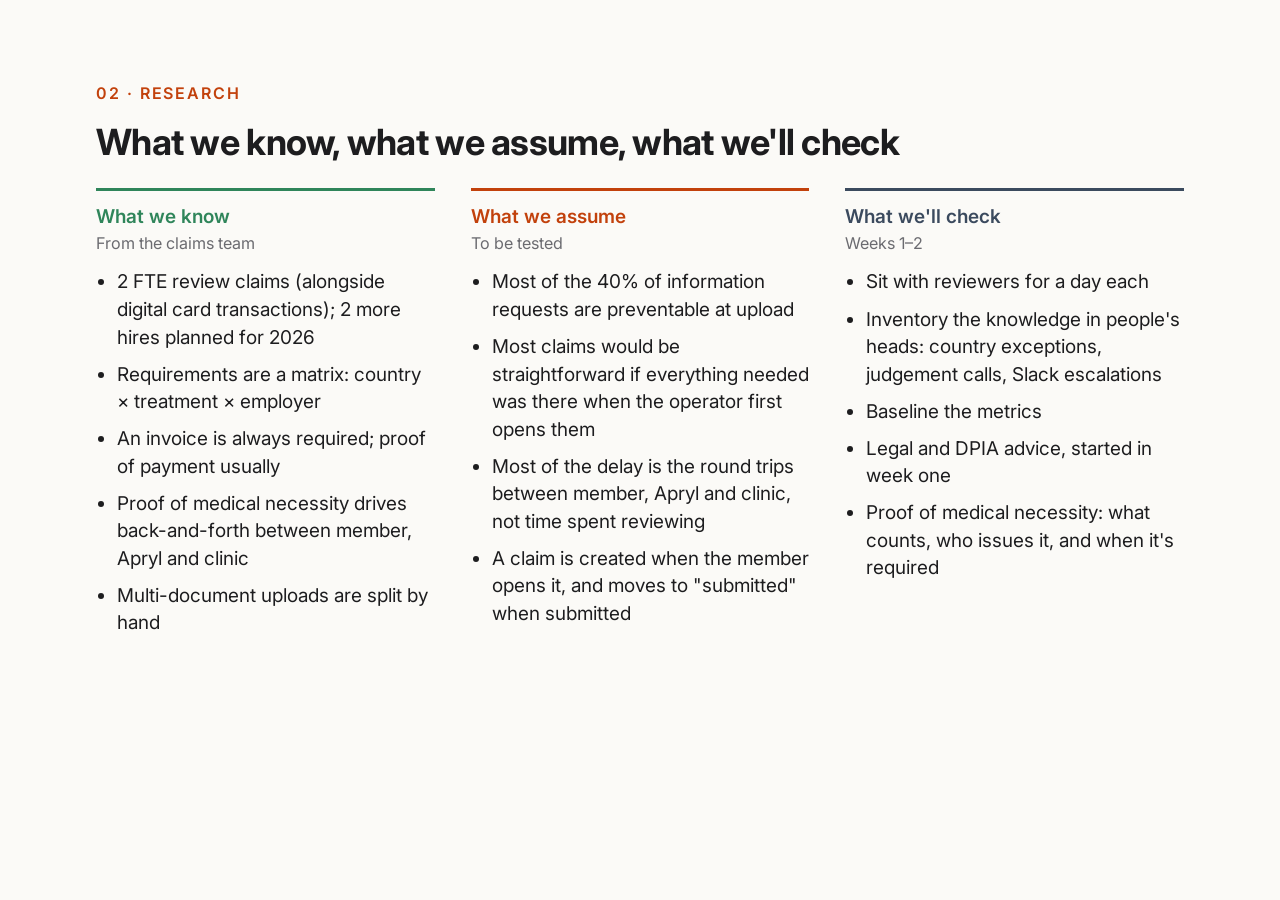
<file: drafts/research-a.html>
<!doctype html>
<html lang="en"><head><meta charset="utf-8">
<link rel="stylesheet" href="https://fonts.googleapis.com/css2?family=Inter:wght@400;500;600;700&display=swap">
<link rel="stylesheet" href="../src/styles.css">
<style>
  body { overflow: auto; }
  .stage { position: relative; top: 0; left: 0; transform: none; }
  .slide.is-dense { font-size: 19px; }
  .cols3 { display: grid; grid-template-columns: repeat(3, 1fr); gap: 36px; margin-top: 0.4em; }
  .cols3 > div { border-top: 3px solid; padding-top: 14px; }
  .cols3 > .known { border-color: #2f855a; } .known h3 { color: #2f855a !important; }
  .cols3 > .assumed { border-color: #c2410c; }
  .cols3 > .check { border-color: #3b4a5e; } .check h3 { color: #3b4a5e !important; }
  .cols3 h3 { font-size: 1em !important; margin-bottom: 0.2em !important; }
  .cols3 .sub { color: var(--muted); font-size: 0.85em; margin: 0 0 0.8em; }
  .cols3 li + li { margin-top: 0.5em; }
</style></head>
<body><div class="stage"><section class="slide is-dense">
  <div class="eyebrow">02 · Research</div>
  <h2>What we know, what we assume, what we'll check</h2>
  <div class="cols3">
    <div class="known">
      <h3>What we know</h3><p class="sub">From the claims team</p>
      <ul>
        <li>2 FTE review claims (alongside digital card transactions); 2 more hires planned for 2026</li>
        <li>Requirements are a matrix: country × treatment × employer</li>
        <li>An invoice is always required; proof of payment usually</li>
        <li>Proof of medical necessity drives back-and-forth between member, Apryl and clinic</li>
        <li>Multi-document uploads are split by hand</li>
      </ul>
    </div>
    <div class="assumed">
      <h3>What we assume</h3><p class="sub">To be tested</p>
      <ul>
        <li>Most of the 40% of information requests are preventable at upload</li>
        <li>Most claims would be straightforward if everything needed was there when the operator first opens them</li>
        <li>Most of the delay is the round trips between member, Apryl and clinic, not time spent reviewing</li>
        <li>A claim is created when the member opens it, and moves to "submitted" when submitted</li>
      </ul>
    </div>
    <div class="check">
      <h3>What we'll check</h3><p class="sub">Weeks 1–2</p>
      <ul>
        <li>Sit with reviewers for a day each</li>
        <li>Inventory the knowledge in people's heads: country exceptions, judgement calls, Slack escalations</li>
        <li>Baseline the metrics</li>
        <li>Legal and DPIA advice, started in week one</li>
        <li>Proof of medical necessity: what counts, who issues it, and when it's required</li>
      </ul>
    </div>
  </div>
</section></div></body></html>
</file>
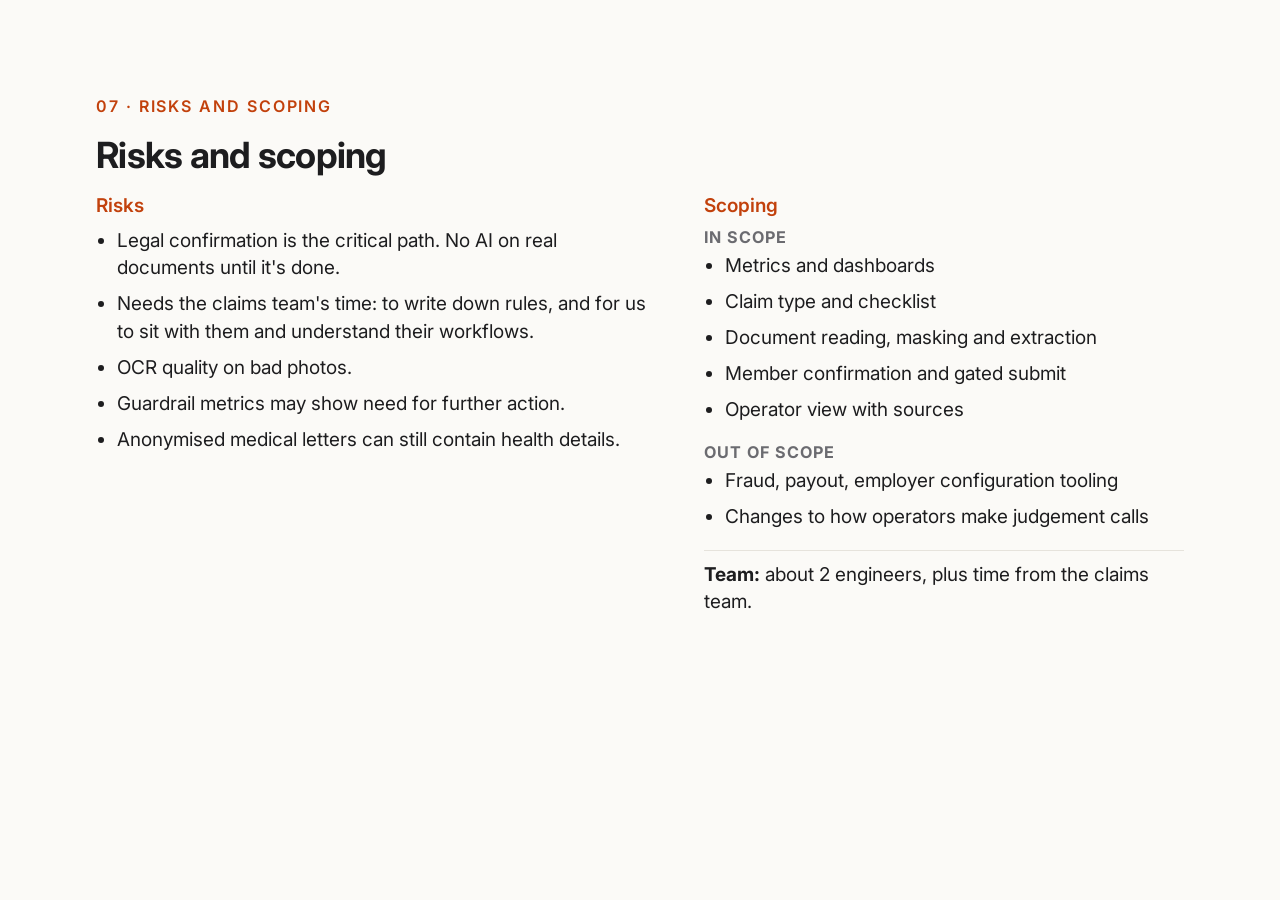
<file: drafts/risks.html>
<!doctype html>
<html lang="en"><head><meta charset="utf-8">
<link rel="stylesheet" href="https://fonts.googleapis.com/css2?family=Inter:wght@400;500;600;700&display=swap">
<link rel="stylesheet" href="../src/styles.css">
<style>
  body { overflow: auto; }
  .stage { position: relative; top: 0; left: 0; transform: none; }
  .slide.is-dense { font-size: 19px; }
  .rs { display: grid; grid-template-columns: 1.15fr 1fr; gap: 56px; align-items: start; }
  .rs h3 { font-size: 1em !important; }
  .rs li + li { margin-top: 0.45em; }
  .scope h4 { margin: 0 0 0.3em; font-size: 0.85em; text-transform: uppercase; letter-spacing: 0.06em; color: var(--muted); }
  .scope ul { margin-bottom: 1em; }
  .team { border-top: 1px solid var(--rule); padding-top: 10px; }
  .new { background: #fff3b0; border-radius: 3px; padding: 0 3px; }
</style></head>
<body><div class="stage"><section class="slide is-dense">
  <div class="eyebrow">07 · Risks and scoping</div>
  <h2>Risks and scoping</h2>
  <div class="rs">
    <div>
      <h3>Risks</h3>
      <ul>
        <li>Legal confirmation is the critical path. No AI on real documents until it's done.</li>
        <li>Needs the claims team's time: to write down rules, and for us to sit with them and understand their workflows.</li>
        <li>OCR quality on bad photos.</li>
        <li>Guardrail metrics may show need for further action.</li>
        <li>Anonymised medical letters can still contain health details.</li>
      </ul>
    </div>
    <div class="scope">
      <h3>Scoping</h3>
      <h4>In scope</h4>
      <ul>
        <li>Metrics and dashboards</li>
        <li>Claim type and checklist</li>
        <li>Document reading, masking and extraction</li>
        <li>Member confirmation and gated submit</li>
        <li>Operator view with sources</li>
      </ul>
      <h4>Out of scope</h4>
      <ul>
        <li>Fraud, payout, employer configuration tooling</li>
        <li>Changes to how operators make judgement calls</li>
      </ul>
      <p class="team"><strong>Team:</strong> about 2 engineers, plus time from the claims team.</p>
    </div>
  </div>
</section></div></body></html>
</file>
<file: src/styles.css>
:root {
  --bg: #fbfaf7;
  --surface: #ffffff;
  --ink: #1d1d1f;
  --muted: #6b6b70;
  --accent: #c2410c;
  --rule: #e6e3dc;
}

* { box-sizing: border-box; }

html, body {
  margin: 0;
  height: 100%;
  overflow: hidden;
  background: var(--bg);
  color: var(--ink);
  font-family: 'Inter', system-ui, sans-serif;
}

/* Stage: fixed 1280x720 canvas, scaled to fit by app.js */
.viewport { position: fixed; inset: 0; }
.stage {
  position: absolute;
  top: 50%;
  left: 50%;
  width: 1280px;
  height: 720px;
  transform-origin: center;
}

.slide {
  width: 100%;
  height: 100%;
  padding: 72px 96px;
  display: flex;
  flex-direction: column;
  /* safe: content that doesn't fit overflows at the bottom (measurable) instead of both ends */
  justify-content: safe center;
  font-size: 30px;
  animation: fade-in 0.25s ease-out;
}
@keyframes fade-in { from { opacity: 0; } to { opacity: 1; } }

.slide h1, .slide h2 { font-weight: 700; letter-spacing: -0.02em; line-height: 1.1; margin: 0 0 0.5em; }
.slide h1 { font-size: 2.67em; }
.slide h2 { font-size: 1.73em; }
.slide p { line-height: 1.45; margin: 0 0 0.4em; }
.slide ul, .slide ol { margin: 0; padding-left: 1.1em; line-height: 1.45; }
.slide li + li { margin-top: 0.35em; }

.eyebrow {
  font-size: 16px;
  font-weight: 600;
  letter-spacing: 0.12em;
  text-transform: uppercase;
  color: var(--accent);
  margin-bottom: 20px;
}
.lede { font-size: 1.13em; color: var(--muted); }

/* Content slides */
.slide h3 { font-size: 0.8em; font-weight: 600; color: var(--accent); margin: 0 0 0.5em; }
.slide.is-dense { font-size: 22px; }
.slide.is-dense h2 { font-size: 1.9em; }
.muted { color: var(--muted); }

/* Base sizes per slide; shrinkToFit (app.js) steps down from these if a slide still overflows. */
.slide.s-metrics { font-size: 17px; padding-top: 40px; padding-bottom: 40px; }

/* 04 Identify a problem: the flow diagrams (today vs. if it works) */
.s-problem .flows { display: grid; gap: 30px; }
.s-problem .flow { display: grid; grid-template-columns: 100px minmax(0, 1fr); align-items: center; gap: 12px; }
.s-problem .flow .lbl { font-weight: 700; font-size: 0.8em; text-transform: uppercase; letter-spacing: 0.08em; }
.s-problem .flow.today .lbl { color: var(--muted); }
.s-problem .flow.proposed .lbl { color: var(--accent); }
.s-problem .steps { display: flex; align-items: center; gap: 6px; }
.s-problem .step { border-radius: 10px; padding: 8px; font-size: 0.6em; line-height: 1.25; text-align: center; border: 1.5px solid; flex: 1 1 0; min-width: 0; }
.s-problem .m { background: #fdecd9; border-color: #e7b07a; }
.s-problem .a { background: #dfe9f6; border-color: #8fadd4; }
.s-problem .c { background: #e5f2e3; border-color: #96c48f; }
.s-problem .arrow { color: var(--muted); font-size: 0.8em; flex: none; }
.s-problem .loop { position: relative; display: flex; align-items: center; gap: 6px; padding: 10px 10px 8px; border: 2px dashed #c9a27a; border-radius: 14px; flex: 5 1 0; min-width: 0; }
.s-problem .loop::after { content: '↻ repeats for 40% of claims'; position: absolute; top: -13px; left: 14px; background: var(--bg); padding: 0 6px; font-size: 0.55em; font-weight: 700; color: #a8621f; }
.s-problem .legend { display: flex; gap: 18px; font-size: 0.6em; color: var(--muted); margin-top: 14px; padding-left: 112px; }
.s-problem .legend span::before { content: ''; display: inline-block; width: 12px; height: 12px; border-radius: 3px; margin-right: 6px; vertical-align: -1px; border: 1.5px solid; }
.s-problem .legend .lm::before { background: #fdecd9; border-color: #e7b07a; }
.s-problem .legend .la::before { background: #dfe9f6; border-color: #8fadd4; }
.s-problem .legend .lc::before { background: #e5f2e3; border-color: #96c48f; }

/* 02 Metrics */
.slide.is-dense.s-metrics h2 { margin-bottom: 0.25em; }
.slide.s-metrics .subtitle { color: var(--muted); margin: 0 0 1.1em; }
.s-metrics .mgrid { display: grid; grid-template-columns: 1.4fr 1fr; gap: 40px; align-items: start; }
.s-metrics table.all { width: 100%; border-collapse: collapse; font-size: 0.9em; }
.s-metrics table.all th { text-align: left; font-size: 0.8em; text-transform: uppercase; letter-spacing: 0.08em; color: var(--muted); padding: 0 0 6px; }
.s-metrics table.all td { padding: 6px 10px 6px 0; border-top: 1px solid var(--rule); vertical-align: top; line-height: 1.3; }
.s-metrics table.all tr.group td { border-top: 0; padding-top: 14px; font-weight: 700; font-size: 0.85em; }
.s-metrics tr.group.op td { color: #3d6496; }
.s-metrics tr.group.mem td { color: #b4651f; }

/* 01 Context: approach steps level with the milestones that deliver them */
.slide.s-plan { font-size: 18px; }
.s-plan .plan { display: grid; grid-template-columns: 0.9fr 1.1fr; column-gap: 56px; margin-top: 0.8em; }
.s-plan .ph { font-weight: 700; padding: 0 0 10px; border-bottom: 3px solid var(--ink); }
.s-plan .ph-m { border-color: var(--accent); color: var(--accent); }
.s-plan .pa, .s-plan .pm { padding: 14px 0; border-bottom: 1px solid var(--rule); line-height: 1.35; }
.s-plan .pa { display: grid; grid-template-columns: 30px 1fr; gap: 10px; }
.s-plan .pa .num { width: 24px; height: 24px; border-radius: 50%; background: var(--ink); color: var(--bg); font-size: 13px; font-weight: 700; display: grid; place-items: center; margin-top: 1px; }
.s-plan .pa strong { display: block; }
.s-plan .pa span:not(.num), .s-plan .pa div span { display: block; color: var(--muted); font-size: 0.82em; }
.s-plan .pm { display: grid; grid-template-columns: 170px 1fr; gap: 16px; font-size: 0.92em; }
.s-plan .pm .when { font-weight: 600; color: var(--accent); }

/* 03 Assumptions */
.slide.s-assumptions { font-size: 17px; }
.s-assumptions .ut { width: 100%; border-collapse: collapse; margin-top: 0.4em; }
.s-assumptions .ut th { text-align: left; font-size: 0.75em; text-transform: uppercase; letter-spacing: 0.08em; color: var(--muted); padding: 0 16px 8px 0; border-bottom: 2px solid var(--ink); }
.s-assumptions .ut td { padding: 9px 24px 9px 0; border-bottom: 1px solid var(--rule); vertical-align: top; line-height: 1.35; width: 50%; }
.s-assumptions .ut td:first-child { font-weight: 500; }
.s-assumptions .ut td:last-child { color: #3d4a5c; }

/* 02 Metrics: plain-language summary beside the table */
.s-metrics .summary { display: grid; gap: 16px; }
.s-metrics .sum { border-radius: 12px; padding: 16px 20px; }
.s-metrics .sum h3 { font-size: 1.05em; margin: 0 0 0.6em; }
.s-metrics .sum ul { padding-left: 1.2em; }
.s-metrics .sum li { font-size: 1.05em; line-height: 1.35; }
.s-metrics .sum li + li { margin-top: 0.4em; }
.s-metrics .sum.mem { background: #fdecd9; }
.s-metrics .sum.mem h3 { color: #b4651f; }
.s-metrics .sum.op { background: #dfe9f6; }
.s-metrics .sum.op h3 { color: #3d6496; }

/* 04 Identify a problem: conditions on top, the question and small flows below */
.slide.s-explore { font-size: 19px; }
.s-explore h2 { margin-bottom: 0.5em; }
.s-explore .cond h3, .s-explore .then h3 { font-size: 0.9em; margin-bottom: 0.5em; }
.s-explore .cond ul { display: grid; grid-template-columns: 1fr 1fr; column-gap: 40px; row-gap: 6px; font-size: 0.95em; }
.s-explore .cond li + li { margin-top: 0; }
.s-explore .then { margin-top: 1.1em; padding-top: 0.9em; border-top: 1px solid var(--rule); }
.slide.s-explore .then .q { font-size: 1.15em; font-weight: 700; margin: 0 0 0.15em; }
.slide.s-explore .then .if { color: var(--muted); margin: 0 0 1em; }
.s-explore .flows { gap: 22px; font-size: 0.85em; }
.s-explore .flow { grid-template-columns: 80px minmax(0, 1fr); }
.s-explore .legend { padding-left: 92px; margin-top: 4px; }

/* 05 Investigation: defining success */
.slide.s-success { font-size: 18px; }
.slide.s-success h2 { margin-bottom: 0.3em; }
.slide.s-success .path { color: var(--muted); font-weight: 600; margin: 0 0 1.1em; }
.s-success .path span { color: var(--accent); margin: 0 0.35em; }
.s-success .three { display: grid; grid-template-columns: 1.3fr 0.82fr 1.08fr; gap: 20px; margin-top: 0.4em; }
.s-success .target { background: var(--surface); border: 1.5px solid var(--rule); }
.s-success .target h3 { color: var(--ink); }
.slide.s-success .box .lbl { margin: 0 0 0.4em; color: var(--muted); font-size: 0.9em; }
.s-success .box { border-radius: 14px; padding: 20px 24px; }
.s-success .box h3 { font-size: 1em; margin-bottom: 0.7em; }
.s-success .box li + li { margin-top: 0.55em; }
.s-success .ready { background: #e3f2e7; }
.s-success .ready h3 { color: #2f855a; }
.s-success .pilot { background: #dfe9f6; }
.s-success .pilot h3 { color: #3d6496; }

/* 06 Prototyping: thin context column, then the prototype. All three columns share one 64px gap:
   this grid's gap, and the prototype's own (it's loaded with ?inline, which uses the same gap). */
.slide.s-proto { display: grid; grid-template-columns: 280px minmax(0, 1fr); column-gap: 64px; max-width: 1280px; margin: 0 auto; }
.s-proto .pctx { padding: 24px 0; font-size: 17.5px; line-height: 1.4; color: #3d3d42; overflow: auto; }
.s-proto .pctx .eyebrow { font-size: 13px; margin-bottom: 12px; }
.s-proto .pctx ul { list-style: none; padding: 0; margin: 0; }
.s-proto .pctx li + li { margin-top: 0.6em; padding-top: 0.6em; border-top: 1px solid var(--rule); }
.s-proto .proto-frame { width: 100%; height: 100%; }
/* Short screens (e.g. 1280x720): a step smaller so the whole column fits without scrolling. */
@media (max-height: 800px) { .s-proto .pctx { font-size: 16px; padding: 14px 0; } }

/* 07 Next steps: a pilot */
.slide.s-pilot { font-size: 22px; }
.slide.s-pilot .lead { font-size: 1.1em; margin-bottom: 1.1em; }
.s-pilot h3 { font-size: 0.85em; margin-bottom: 0.6em; }
.s-pilot .opts { display: grid; grid-template-columns: repeat(3, 1fr); gap: 16px; }
.s-pilot .opts div { border: 1.5px solid var(--rule); background: var(--surface); border-radius: 12px; padding: 16px 18px; line-height: 1.35; }
.slide.s-pilot .check { margin-top: 1.2em; color: var(--muted); font-size: 0.9em; }
.s-pilot .outcome { margin-top: 1em; padding-top: 0.8em; border-top: 1px solid var(--rule); }
.slide.s-pilot .outcome p { margin: 0 0 0.2em; }
.s-pilot .outcome strong { color: var(--accent); }

/* 08 Risks and scope */
.slide.s-risks { font-size: 17px; }
.s-risks .rt { width: 100%; border-collapse: collapse; }
.s-risks .rt th { text-align: left; font-size: 0.75em; text-transform: uppercase; letter-spacing: 0.08em; color: var(--muted); padding: 0 16px 8px 0; border-bottom: 2px solid var(--ink); }
.s-risks .rt td { padding: 10px 28px 10px 0; border-bottom: 1px solid var(--rule); vertical-align: top; line-height: 1.38; }
.s-risks .rt td:first-child { width: 42%; font-weight: 500; }
.s-risks .two { display: grid; grid-template-columns: 1fr 1.3fr; gap: 48px; margin-top: 1.4em; }
.s-risks h3 { font-size: 1em; }
.s-risks .two li + li { margin-top: 0.4em; }

/* 09 A note on AI: one small block */
.slide.s-ai { font-size: 17px; align-items: center; }
.s-ai .note { max-width: 620px; border: 1px solid var(--rule); background: var(--surface); border-radius: 14px; padding: 26px 32px; }
.s-ai .note h3 { font-size: 0.95em; margin: 1em 0 0.35em; }
.s-ai .note .eyebrow + h3 { margin-top: 0; }
.s-ai .note li + li { margin-top: 0.3em; }

/* Focus mode (Space): the current section stays sharp, the rest blur and fade. */
.slide [data-focus] { transition: filter 0.25s ease, opacity 0.25s ease; }
.slide.focusing [data-focus]:not(.focused) { filter: blur(5px); opacity: 0.35; }

/* Full-bleed slides fill the window instead of the scaled stage; side gutters keep the nav buttons clear. */
.full { position: absolute; inset: 0 72px 4px; display: none; }
.is-full .full { display: block; }
.is-full .stage { display: none; }
.slide.is-prototype { padding: 0; }
.proto-frame { flex: 1; width: 100%; border: 0; background: var(--bg); }

/* Previous / next: large buttons on the left and right edges */
.nav-btn {
  position: fixed;
  top: 50%;
  width: 52px;
  height: 52px;
  margin-top: -26px;
  border: 1px solid var(--rule);
  border-radius: 50%;
  background: var(--surface);
  box-shadow: 0 4px 16px rgb(0 0 0 / 0.08);
  cursor: pointer;
  z-index: 5;
}
.nav-btn.prev { left: 10px; }
.nav-btn.next { right: 10px; }
/* Chevron drawn with borders */
.nav-btn::before {
  content: '';
  position: absolute;
  top: 50%;
  left: 50%;
  width: 12px;
  height: 12px;
  border-right: 3px solid var(--accent);
  border-bottom: 3px solid var(--accent);
}
.nav-btn.next::before { transform: translate(-70%, -50%) rotate(-45deg); }
.nav-btn.prev::before { transform: translate(-30%, -50%) rotate(135deg); }
.nav-btn:hover:not(:disabled) { background: var(--rule); }
.nav-btn:disabled { opacity: 0.3; cursor: default; }

.hud {
  position: fixed;
  right: 16px;
  bottom: 12px;
  font-size: 13px;
  color: var(--muted);
  font-variant-numeric: tabular-nums;
}
.is-full .hud { display: none; }

.progress { position: fixed; left: 0; right: 0; bottom: 0; height: 3px; background: var(--rule); }
.progress-bar { height: 100%; background: var(--accent); transition: width 0.25s ease; }

/* Phones: no side gutters for full-bleed slides; smaller nav buttons over the content. */
@media (max-width: 700px) {
  .full { inset: 0 0 4px; }
  .nav-btn { width: 40px; height: 40px; margin-top: -20px; opacity: 0.9; }
  .nav-btn.prev { left: 4px; }
  .nav-btn.next { right: 4px; }
}
</file>
<file: prototype/styles.css>
:root {
  --bg: #fbfaf7;
  --surface: #ffffff;
  --ink: #1d1d1f;
  --muted: #6b6b70;
  --line: #e6e3dc;
  --fill: #f3f1ec;
  --accent: #c2410c;
  --warn: #b45309;
  --warn-bg: #fff7ed;
  --ok: #2f855a;
  --local: #d9f2dd;
  --ai: #dbe8ff;
  --manual: #ffe4cc;
}

* { box-sizing: border-box; }

body {
  margin: 0;
  background: var(--bg);
  color: var(--ink);
  font: 15px/1.5 'Inter', system-ui, sans-serif;
}
body.dragging { outline: 3px dashed var(--accent); outline-offset: -8px; }

h1, h2 { margin: 0; letter-spacing: -0.01em; }
h1 { font-size: 20px; }
h2 { font-size: 17px; margin-bottom: 8px; }
p { margin: 0 0 8px; }
button { font: inherit; color: inherit; }

.small { font-size: 13px; }
.muted { color: var(--muted); }
.warn { color: var(--warn); }
.lead strong { color: var(--accent); }

.top {
  display: flex;
  flex-wrap: wrap;
  gap: 8px 16px;
  align-items: center;
  justify-content: space-between;
}
.profile {
  border: 1px solid var(--line);
  background: var(--surface);
  border-radius: 999px;
  padding: 4px 12px;
  font-size: 13px;
}

.layout { max-width: 1320px; margin: 0 auto; padding: 16px 16px 48px; display: grid; gap: 40px; }
.patient { display: grid; gap: 16px; align-content: start; min-width: 0; }
@media (min-width: 900px) {
  /* Patient's screen at phone width; the explainer takes the rest. */
  .layout { grid-template-columns: 460px 1fr; align-items: start; column-gap: 140px; }
  .backstage { position: sticky; top: 16px; max-height: calc(100vh - 32px); overflow: auto; }
}

/* Inline in the deck (?inline): flush to the frame's edges, with the deck's column gap at any width. */
html.inline .layout { max-width: none; margin: 0; padding: 16px 0 48px; grid-template-columns: minmax(0, 460px) minmax(0, 1fr); align-items: start; column-gap: var(--deck-gap, 64px); }
html.inline .backstage { position: sticky; top: 16px; max-height: calc(100vh - 32px); overflow: auto; }

/* Behind the scenes: the prototype's explainer, visibly not part of the patient's screen. */
.backstage {
  min-width: 0;
  background: #f1f3f6;
  border: 2px dashed #9aa4b2;
  border-radius: 14px;
  padding: 16px;
  display: grid;
  gap: 12px;
  align-content: start;
}
.bs-head { display: flex; flex-wrap: wrap; gap: 8px; align-items: center; justify-content: space-between; }
.bs-head h2 { margin: 0; }
.bs-badge { font-size: 12px; font-weight: 600; color: #3b4a5e; border: 1px solid #9aa4b2; border-radius: 999px; padding: 1px 10px; background: #fff; }
.bs-doc { background: var(--surface); border-radius: 10px; padding: 12px; }
.bs-name { font-weight: 600; overflow-wrap: anywhere; cursor: pointer; list-style: none; display: flex; gap: 12px; align-items: center; }
.bs-name::-webkit-details-marker { display: none; }
/* Chevron: points right when closed, down when open. */
.bs-name::before {
  content: '';
  flex: none;
  width: 9px;
  height: 9px;
  margin-left: 4px;
  border-right: 2.5px solid #3b4a5e;
  border-bottom: 2.5px solid #3b4a5e;
  transform: rotate(-45deg);
  transition: transform 0.15s;
}
details[open] > .bs-name::before { transform: rotate(45deg) translate(-2px, -2px); }
.bs-name:hover::before { border-color: var(--accent); }
.bs-body { display: grid; gap: 10px; margin-top: 10px; }
.bs-name .small { font-weight: 400; }
.bs-step { display: grid; grid-template-columns: 24px 1fr; gap: 8px; font-size: 13px; }
.bs-step > div { min-width: 0; }
.bs-step p { margin: 2px 0 0; }
.bs-step pre { margin-top: 6px; }
.xcheck { width: 100%; border-collapse: collapse; font-size: 13px; }
.xcheck th { text-align: left; font-weight: 600; color: var(--muted); padding: 4px 6px; border-bottom: 1px solid var(--line); }
.xcheck td { padding: 6px; border-bottom: 1px solid var(--fill); vertical-align: top; overflow-wrap: anywhere; }
.verdict { font-weight: 600; white-space: nowrap; }
.verdict.ok { color: var(--ok); }
.verdict.similar { color: #3b4a5e; }
.verdict.bad { color: var(--warn); }
.bs-n { width: 22px; height: 22px; border-radius: 50%; background: #3b4a5e; color: #fff; font-size: 12px; font-weight: 600; display: grid; place-items: center; }

.card, .doc {
  background: var(--surface);
  border: 1px solid var(--line);
  border-radius: 14px;
  padding: 16px;
  min-width: 0;
}
.docs { display: grid; gap: 12px; }


.drop {
  width: 100%;
  display: grid;
  gap: 2px;
  padding: 24px 12px;
  margin-bottom: 12px;
  border: 2px dashed var(--line);
  border-radius: 12px;
  background: var(--fill);
  cursor: pointer;
}
.drop:hover { border-color: var(--accent); }
.samples { display: grid; grid-template-columns: repeat(auto-fill, minmax(160px, 1fr)); gap: 12px; }
.sample { display: grid; gap: 6px; justify-items: start; }
.sample .thumb { display: block; width: 100%; padding: 0; border: 0; background: none; cursor: zoom-in; }
.sample img {
  display: block;
  width: 100%;
  height: 130px;
  object-fit: cover;
  object-position: top;
  border: 1px solid var(--line);
  border-radius: 8px;
  background: #fff;
}
.sample img:hover { border-color: var(--accent); }

.btn {
  border: 1.5px solid var(--ink);
  background: var(--surface);
  border-radius: 8px;
  padding: 6px 14px;
  font-weight: 600;
  cursor: pointer;
}
.btn.primary { background: var(--ink); color: #fff; }
.btn.sm { padding: 2px 10px; font-size: 13px; white-space: nowrap; }
.btn.block { width: 100%; padding: 10px; margin-top: 12px; }
.btn:disabled { background: var(--fill); border-color: var(--line); color: var(--muted); cursor: default; }
.link { border: 0; background: none; padding: 0; color: var(--accent); text-decoration: underline; cursor: pointer; }

.bar { height: 6px; background: var(--fill); border-radius: 3px; overflow: hidden; margin-bottom: 8px; }
.bar i { display: block; height: 100%; background: var(--accent); transition: width 0.2s; }
.bar i.indeterminate { width: 30%; animation: slide 1.2s ease-in-out infinite; }
@keyframes slide { from { transform: translateX(-100%); } to { transform: translateX(340%); } }

.doc-head { display: flex; justify-content: space-between; gap: 8px; margin-bottom: 6px; }
.doc-name { font-weight: 600; overflow-wrap: anywhere; }
.doc-meta { display: flex; flex-wrap: wrap; gap: 4px 12px; align-items: center; justify-content: space-between; margin: -2px 0 6px; }
.doc-meta .file { overflow-wrap: anywhere; min-width: 0; }
.type-pick { display: flex; gap: 6px; align-items: center; }
.type-pick select { width: auto; padding: 2px 6px; font-size: 13px; border-width: 1px; }
.tick { color: var(--ok); font-weight: 600; }

pre { margin: 0 0 10px; white-space: pre-wrap; overflow-wrap: anywhere; font: 12px/1.5 ui-monospace, SFMono-Regular, Menlo, monospace; }
.redacted, .json { background: var(--fill); border-radius: 8px; padding: 10px; max-height: 260px; overflow: auto; }
.red { background: var(--ink); color: #fff; border-radius: 3px; padding: 0 4px; font-size: 11px; }

.count { margin-bottom: 4px; font-size: 14px; }
.fields { list-style: none; margin: 8px 0 0; padding: 0; }
.row {
  display: grid;
  grid-template-columns: 120px 1fr;
  gap: 2px 10px;
  align-items: baseline;
  padding: 8px 0;
  border-bottom: 1px solid var(--fill);
}
.row > :not(.k) { grid-column: 2; }
.k { color: var(--muted); font-size: 14px; }
.v { padding: 1px 6px; border-radius: 4px; justify-self: start; overflow-wrap: anywhere; }
.v.local { background: var(--local); }
.v.ai { background: var(--ai); }
.v.manual { background: var(--manual); }
.v.miss { color: var(--warn); font-weight: 600; padding-left: 0; }
.blank { border-bottom: 1.5px solid var(--line); height: 1.2em; }
.from { font-size: 12px; color: var(--muted); overflow-wrap: anywhere; }
.hint { font-size: 12px; color: var(--muted); }
.hint.warn { color: var(--warn); }
.acts { display: flex; flex-wrap: wrap; gap: 6px; align-items: center; margin-top: 4px; font-size: 13px; }
.ok { color: var(--ok); font-weight: 600; }
.flag { font-size: 11px; font-weight: 600; color: var(--warn); border: 1px solid var(--warn); border-radius: 999px; padding: 0 7px; margin-left: 4px; }

.scrim {
  position: fixed;
  inset: 0;
  background: rgb(0 0 0 / 0.35);
  display: grid;
  place-items: end center;
  z-index: 10;
}
@media (min-width: 640px) { .scrim { place-items: center; } }
.sheet {
  background: var(--surface);
  width: min(480px, 100%);
  max-height: 100dvh;
  overflow: auto;
  border-radius: 16px 16px 0 0;
  padding: 20px 16px;
  display: grid;
  gap: 12px;
}
@media (min-width: 640px) { .sheet { border-radius: 16px; } }
.attention {
  display: grid;
  gap: 4px;
  background: var(--warn-bg);
  border: 1.5px solid var(--warn);
  border-radius: 10px;
  padding: 10px 12px;
  font-size: 14px;
}
.attention strong { color: var(--warn); }
.lbl { display: grid; gap: 4px; font-size: 14px; color: var(--muted); }
.req { font-size: 12px; color: var(--warn); }
input, select {
  font: inherit;
  color: var(--ink);
  border: 1.5px solid var(--ink);
  border-radius: 8px;
  padding: 7px 10px;
  background: var(--surface);
  width: 100%;
}
input:focus, select:focus { outline: 2px solid var(--accent); outline-offset: 1px; }
.amount { display: grid; grid-template-columns: 96px 1fr; gap: 8px; }

/* Sample lightbox */
.lightbox { place-items: center; padding: 16px; }
.lightbox figure {
  position: relative;
  margin: 0;
  max-width: min(820px, 100%);
  max-height: 100%;
  display: grid;
  grid-template-rows: minmax(0, 1fr) auto;
  background: var(--surface);
  border-radius: 12px;
  padding: 12px;
  box-shadow: 0 20px 60px rgb(0 0 0 / 0.35);
}
.lightbox img { max-width: 100%; max-height: calc(100dvh - 120px); object-fit: contain; display: block; margin: 0 auto; border-radius: 6px; }
.lightbox figcaption { display: flex; flex-wrap: wrap; gap: 8px; align-items: center; justify-content: space-between; padding-top: 10px; font-size: 14px; }
.lightbox .x {
  position: absolute;
  top: -14px;
  right: -14px;
  width: 36px;
  height: 36px;
  border-radius: 50%;
  border: 0;
  background: var(--ink);
  color: #fff;
  font-size: 22px;
  line-height: 1;
  cursor: pointer;
  box-shadow: 0 4px 12px rgb(0 0 0 / 0.3);
}
@media (max-width: 640px) { .lightbox .x { top: 6px; right: 6px; } }
.flags { margin: 0; padding-left: 18px; }
.flags li + li { margin-top: 2px; }
.backstage .json { max-height: 360px; }

/* Claim type, two-part checklist, medical necessity callout */
.claim-type { color: var(--ink); font-size: 15px; }
.claim-type select { margin-top: 4px; }
h3.sub { font-size: 14px; margin: 16px 0 0; display: flex; justify-content: space-between; gap: 8px; }
h3.sub .muted { font-weight: 400; font-size: 13px; }
.v.todo { color: var(--muted); padding-left: 0; }
.v.ok-doc { background: var(--local); }
.btn.secondary { margin-top: 8px; background: var(--surface); }
.callout { border-color: var(--warn); background: var(--warn-bg); }
.callout h2 { color: var(--warn); }
.letter { background: var(--surface); border: 1px solid var(--line); border-radius: 10px; padding: 10px 12px; margin: 8px 0; }
.letter summary { cursor: pointer; font-weight: 600; font-size: 14px; }
.letter-text { background: var(--fill); border-radius: 8px; padding: 10px; margin: 8px 0; font: 13px/1.5 'Inter', system-ui, sans-serif; white-space: pre-wrap; }
.letter .btn { text-decoration: none; display: inline-block; color: var(--ink); }
.letter .btn.primary { color: #fff; }
.xcheck tr.on td { background: var(--local); }
.toast {
  position: fixed;
  left: 50%;
  bottom: 24px;
  transform: translateX(-50%);
  max-width: min(520px, calc(100% - 32px));
  background: var(--ink);
  color: #fff;
  padding: 10px 16px;
  border-radius: 10px;
  font-size: 14px;
  box-shadow: 0 8px 24px rgb(0 0 0 / 0.25);
  z-index: 20;
}
.must { margin: 0 0 6px; padding-left: 20px; }
.must li + li { margin-top: 4px; }
</file>
